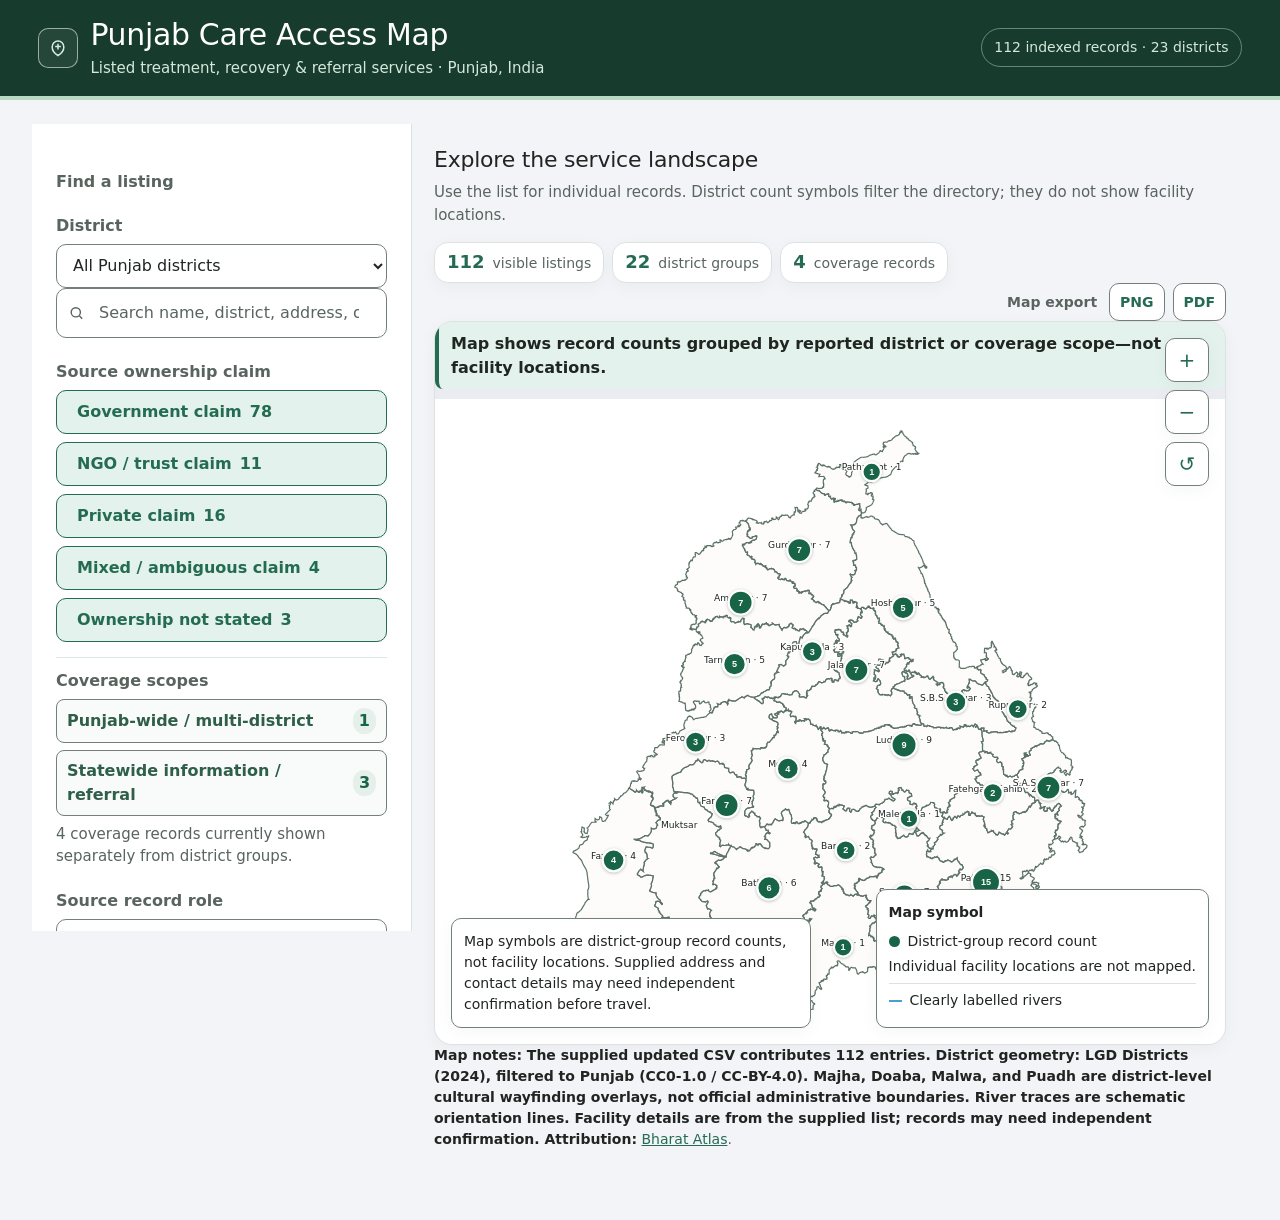
<file: docs/index.html>
<!doctype html>
<html lang="en">
<head>
<meta charset="utf-8">
<meta name="viewport" content="width=device-width, initial-scale=1">
<meta http-equiv="Content-Security-Policy" content="default-src 'self'; script-src 'self'; style-src 'self'; img-src 'self' data: blob:; connect-src 'self'; object-src 'none'; base-uri 'self'; form-action 'none'">
<meta name="description" content="Explore listed treatment, recovery, rehabilitation, OOAT, methadone, and referral records across Punjab, India, with searchable filters, district layers, cultural regions, and labelled rivers.">
<meta name="theme-color" content="#173c2d">
<meta property="og:type" content="website">
<meta property="og:title" content="Punjab Care Access Map | Treatment &amp; Referral Services">
<meta property="og:description" content="Explore listed treatment, recovery, rehabilitation, and referral services across Punjab, India.">
<meta property="og:site_name" content="Punjab Care Access Map">
<meta name="twitter:card" content="summary">
<link rel="icon" href="logo.svg" type="image/svg+xml">
<title>Punjab Care Access Map | Treatment &amp; Referral Services</title>
<link rel="stylesheet" href="app.css">
</head>
<body>
<a class="skip-link" href="#directory-results">Skip to directory results</a>
<div class="app">
  <header>
    <div class="brand"><div class="brand-mark" aria-hidden="true"><svg width="20" height="20" viewBox="0 0 24 24" fill="none" stroke="currentColor" stroke-width="1.8"><path d="M12 21s7-4.25 7-10.3A7 7 0 0 0 5 10.7C5 16.75 12 21 12 21Z"/><path d="M8.6 10.3h6.8M12 6.9v6.8"/></svg></div><div><h1>Punjab Care Access Map</h1><p>Listed treatment, recovery &amp; referral services · Punjab, India</p></div></div>
    <div class="header-stat"><span id="headerCount">112</span> indexed records · 23 districts</div>
  </header>
  <p id="appStatus" class="app-status" role="status" aria-live="polite" aria-atomic="true"></p>
  <main id="main-content"><div class="workspace">
    <aside aria-labelledby="directoryHeading">
      <h2 id="directoryHeading" class="visually-hidden">Directory controls and results</h2>
      <div class="view-controls" role="group" aria-label="Choose directory or map view"><button type="button" data-view="list" aria-pressed="true">List</button><button type="button" data-view="map" aria-pressed="false">Map</button></div>
      <div class="section-label">Find a listing</div>
      <div class="section-label">District</div><select id="districtSelect" class="type-select" aria-label="Choose a Punjab district"><option value="">All Punjab districts</option></select>
      <div class="search-wrap"><svg width="17" height="17" viewBox="0 0 24 24" fill="none" stroke="currentColor" stroke-width="2"><circle cx="11" cy="11" r="6.5"/><path d="m16 16 4 4"/></svg><input id="search" type="search" placeholder="Search name, district, address, or source term…" aria-label="Search listed directory records"></div>
      <div class="section-label">Source ownership claim</div>
      <div class="category-grid" role="group" aria-label="Source ownership claim filters"></div>
      <div class="section-label">Source record role</div>
      <select id="typeSelect" class="type-select" aria-label="Source record role"><option value="">All source record roles</option></select>
      <details class="map-layer-details"><summary>Explore map layers</summary><div class="control-card">
        <div class="control-row"><span>District boundaries</span><label class="switch"><input id="districtLayer" type="checkbox" checked><span class="slider"></span></label></div>
        <div class="control-row"><span>District labels</span><label class="switch"><input id="districtLabels" type="checkbox" checked><span class="slider"></span></label></div>
        <div class="control-row"><span>Cultural-region wash</span><label class="switch"><input id="regionLayer" type="checkbox"><span class="slider"></span></label></div>
        <div class="region-toggles" id="regionToggles" aria-label="Toggle individual cultural regions">
          <label class="region-check"><input type="checkbox" data-region="Majha"><span class="mini-dot majha"></span>Majha</label>
          <label class="region-check"><input type="checkbox" data-region="Doaba"><span class="mini-dot doaba"></span>Doaba</label>
          <label class="region-check"><input type="checkbox" data-region="Malwa"><span class="mini-dot malwa"></span>Malwa</label>
          <label class="region-check"><input type="checkbox" data-region="Puadh"><span class="mini-dot puadh"></span>Puadh</label>
        </div>
        <div class="control-row region-label-row"><span>Regional labels</span><label class="switch"><input id="regionLabels" type="checkbox"><span class="slider"></span></label></div>
        <div class="control-row"><span>Major rivers</span><label class="switch"><input id="riverLayer" type="checkbox"><span class="slider"></span></label></div>
        <div class="control-row"><span>River labels</span><label class="switch"><input id="riverLabels" type="checkbox"><span class="slider"></span></label></div>
      </div></details>
      <section id="directory-results" tabindex="-1" aria-labelledby="resultsHeading"><div id="selection" class="selection"></div>
      <div class="result-head"><h2 id="resultsHeading" class="section-label">Directory entries <span id="resultCount"></span></h2><div class="result-actions"><button id="clearFilters" class="small-action" type="button">Clear filters</button><button id="download" class="small-action" type="button">Export CSV</button><button id="printDirectory" class="small-action" type="button">Print directory</button></div></div>
      <div id="activeFilterChips" class="filter-chips" aria-label="Directory entries"></div>
      <div id="activeContext" class="active-context"><span id="contextText"></span><button id="clearDistrict" type="button">Clear district</button></div>
      <div id="printContext" class="print-context" aria-label="Directory print context"></div>
      <div id="facilityList" class="facility-list"></div></section>
    </aside>
    <section id="mapPanel" class="map-panel" aria-labelledby="mapHeading">
      <div class="map-topline"><div class="map-title"><h2 id="mapHeading">Explore the service landscape</h2><p>Use the list for individual records. District count symbols filter the directory; they do not show facility locations.</p></div><div class="metric-row"><div class="metric"><strong id="visibleCount">112</strong><span>visible listings</span></div><div class="metric"><strong id="visibleDistricts">0</strong><span>district groups</span></div><div class="metric"><strong id="visibleRegions">0</strong><span>coverage records</span></div></div></div>
      <div class="map-export" role="group" aria-label="Download the map"><span>Map export</span><button id="exportPng" type="button">PNG</button><button id="exportPdf" type="button">PDF</button></div>
      <div class="map-shell">
        <svg id="map" viewBox="0 0 1040 850" role="img" aria-label="Map of Punjab, India showing directory-record counts grouped by reported district, cultural regions, and major rivers; it does not show facility locations"><g id="viewport"><g id="regionGroup"></g><g id="districtGroup"></g><g id="riverGroup"></g><g id="riverLabelGroup"></g><g id="districtLabelGroup"></g><g id="regionLabelGroup"></g><g id="markerGroup"></g></g></svg>
        <div class="map-actions" aria-label="Explore map layers"><button id="zoomIn" title="Zoom in" aria-label="Zoom in">+</button><button id="zoomOut" title="Zoom out" aria-label="Zoom out">−</button><button id="resetMap" title="Reset map view" aria-label="Reset map view">↺</button></div>
        <div class="map-note">Map symbols are district-group record counts, not facility locations. Supplied address and contact details may need independent confirmation before travel.</div>
        <div class="legend"><div class="legend-title">Map symbol</div><div class="legend-row"><span class="legend-dot district-count-dot"></span>District-group record count</div><div class="legend-row legend-explanation">Individual facility locations are not mapped.</div><div class="legend-row legend-river-row"><span class="river-swatch"></span>Clearly labelled rivers</div></div>
      </div>
      <div class="footer-note"><strong>Map notes: The supplied updated CSV contributes 112 entries. District geometry: LGD Districts (2024), filtered to Punjab (CC0-1.0 / CC-BY-4.0). Majha, Doaba, Malwa, and Puadh are district-level cultural wayfinding overlays, not official administrative boundaries. River traces are schematic orientation lines. Facility details are from the supplied list; records may need independent confirmation. Attribution:</strong> <a href="https://bharatlas.com/view/lgd_districts" target="_blank" rel="noopener noreferrer" referrerpolicy="no-referrer">Bharat Atlas</a>.</div>
    </section>
  </div></main>
</div>
<script src="runtime-data.js" defer></script>
<script src="app.js" defer></script>
</body>
</html>
</file>
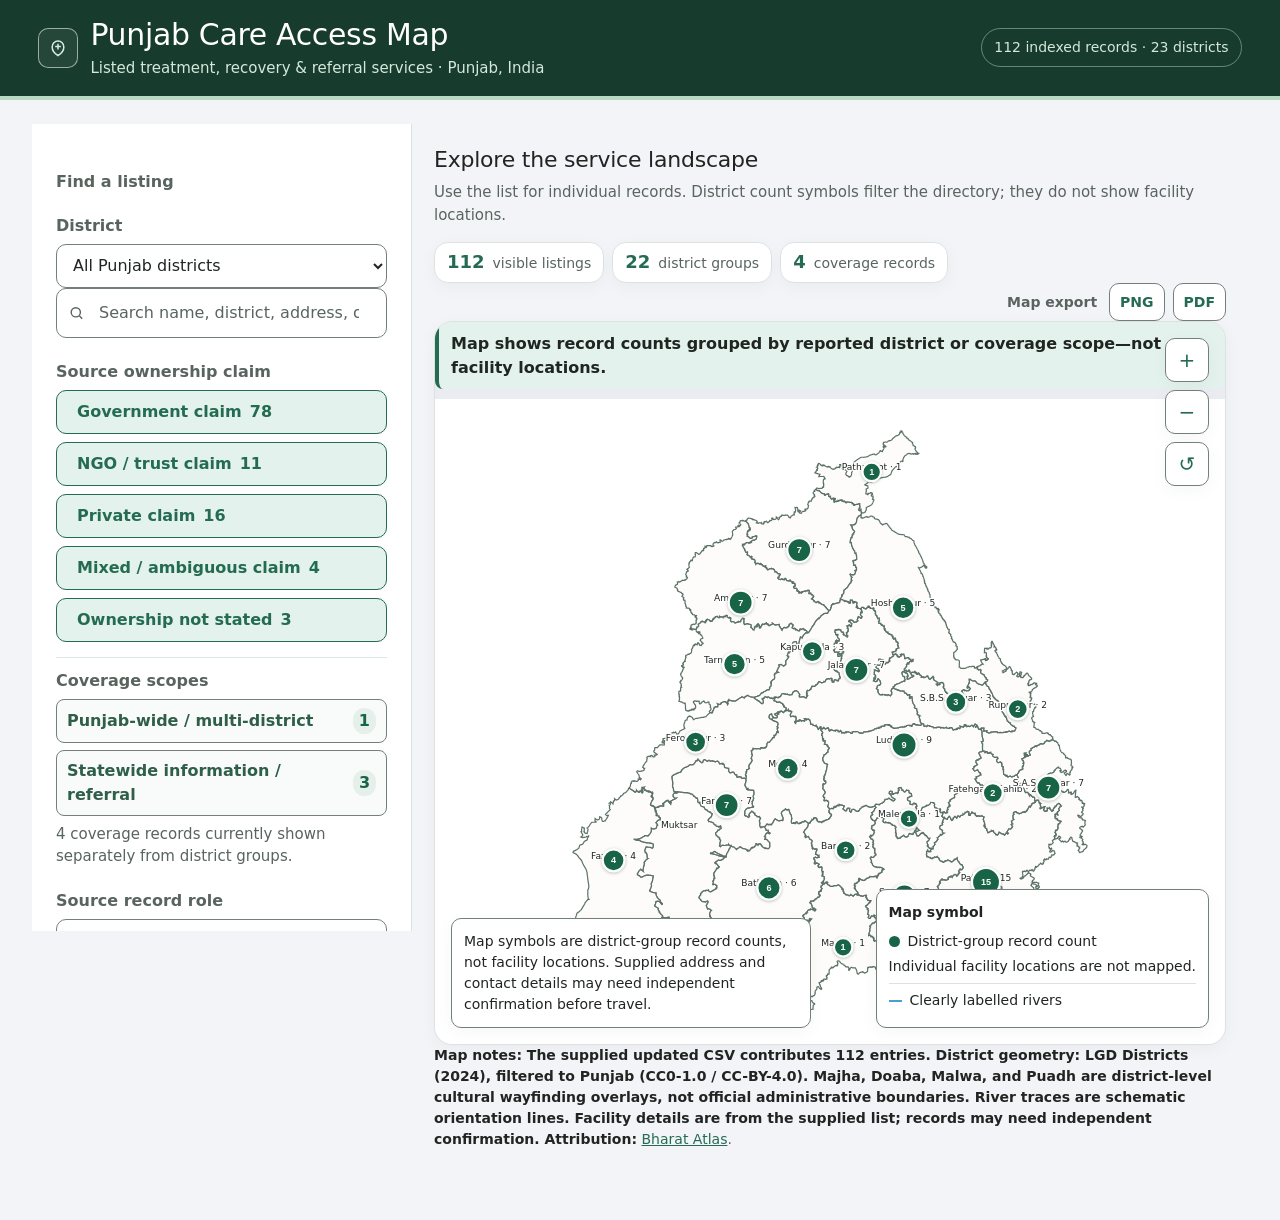
<file: public/index.html>
<!doctype html>
<html lang="en">
<head>
<meta charset="utf-8">
<meta name="viewport" content="width=device-width, initial-scale=1">
<meta http-equiv="Content-Security-Policy" content="default-src 'self'; script-src 'self'; style-src 'self'; img-src 'self' data: blob:; connect-src 'self'; object-src 'none'; base-uri 'self'; form-action 'none'">
<meta name="description" content="Explore listed treatment, recovery, rehabilitation, OOAT, methadone, and referral records across Punjab, India, with searchable filters, district layers, cultural regions, and labelled rivers.">
<meta name="theme-color" content="#173c2d">
<meta property="og:type" content="website">
<meta property="og:title" content="Punjab Care Access Map | Treatment &amp; Referral Services">
<meta property="og:description" content="Explore listed treatment, recovery, rehabilitation, and referral services across Punjab, India.">
<meta property="og:site_name" content="Punjab Care Access Map">
<meta name="twitter:card" content="summary">
<link rel="icon" href="/logo.svg" type="image/svg+xml">
<title>Punjab Care Access Map | Treatment &amp; Referral Services</title>
<link rel="stylesheet" href="app.css">
</head>
<body>
<a class="skip-link" href="#directory-results">Skip to directory results</a>
<div class="app">
  <header>
    <div class="brand"><div class="brand-mark" aria-hidden="true"><svg width="20" height="20" viewBox="0 0 24 24" fill="none" stroke="currentColor" stroke-width="1.8"><path d="M12 21s7-4.25 7-10.3A7 7 0 0 0 5 10.7C5 16.75 12 21 12 21Z"/><path d="M8.6 10.3h6.8M12 6.9v6.8"/></svg></div><div><h1>Punjab Care Access Map</h1><p>Listed treatment, recovery &amp; referral services · Punjab, India</p></div></div>
    <div class="header-stat"><span id="headerCount">112</span> indexed records · 23 districts</div>
  </header>
  <p id="appStatus" class="app-status" role="status" aria-live="polite" aria-atomic="true"></p>
  <main id="main-content"><div class="workspace">
    <aside aria-labelledby="directoryHeading">
      <h2 id="directoryHeading" class="visually-hidden">Directory controls and results</h2>
      <div class="view-controls" role="group" aria-label="Choose directory or map view"><button type="button" data-view="list" aria-pressed="true">List</button><button type="button" data-view="map" aria-pressed="false">Map</button></div>
      <div class="section-label">Find a listing</div>
      <div class="section-label">District</div><select id="districtSelect" class="type-select" aria-label="Choose a Punjab district"><option value="">All Punjab districts</option></select>
      <div class="search-wrap"><svg width="17" height="17" viewBox="0 0 24 24" fill="none" stroke="currentColor" stroke-width="2"><circle cx="11" cy="11" r="6.5"/><path d="m16 16 4 4"/></svg><input id="search" type="search" placeholder="Search name, district, address, or source term…" aria-label="Search listed directory records"></div>
      <div class="section-label">Source ownership claim</div>
      <div class="category-grid" role="group" aria-label="Source ownership claim filters"></div>
      <div class="section-label">Source record role</div>
      <select id="typeSelect" class="type-select" aria-label="Source record role"><option value="">All source record roles</option></select>
      <details class="map-layer-details"><summary>Explore map layers</summary><div class="control-card">
        <div class="control-row"><span>District boundaries</span><label class="switch"><input id="districtLayer" type="checkbox" checked><span class="slider"></span></label></div>
        <div class="control-row"><span>District labels</span><label class="switch"><input id="districtLabels" type="checkbox" checked><span class="slider"></span></label></div>
        <div class="control-row"><span>Cultural-region wash</span><label class="switch"><input id="regionLayer" type="checkbox"><span class="slider"></span></label></div>
        <div class="region-toggles" id="regionToggles" aria-label="Toggle individual cultural regions">
          <label class="region-check"><input type="checkbox" data-region="Majha"><span class="mini-dot majha"></span>Majha</label>
          <label class="region-check"><input type="checkbox" data-region="Doaba"><span class="mini-dot doaba"></span>Doaba</label>
          <label class="region-check"><input type="checkbox" data-region="Malwa"><span class="mini-dot malwa"></span>Malwa</label>
          <label class="region-check"><input type="checkbox" data-region="Puadh"><span class="mini-dot puadh"></span>Puadh</label>
        </div>
        <div class="control-row region-label-row"><span>Regional labels</span><label class="switch"><input id="regionLabels" type="checkbox"><span class="slider"></span></label></div>
        <div class="control-row"><span>Major rivers</span><label class="switch"><input id="riverLayer" type="checkbox"><span class="slider"></span></label></div>
        <div class="control-row"><span>River labels</span><label class="switch"><input id="riverLabels" type="checkbox"><span class="slider"></span></label></div>
      </div></details>
      <section id="directory-results" tabindex="-1" aria-labelledby="resultsHeading"><div id="selection" class="selection"></div>
      <div class="result-head"><h2 id="resultsHeading" class="section-label">Directory entries <span id="resultCount"></span></h2><div class="result-actions"><button id="clearFilters" class="small-action" type="button">Clear filters</button><button id="download" class="small-action" type="button">Export CSV</button><button id="printDirectory" class="small-action" type="button">Print directory</button></div></div>
      <div id="activeFilterChips" class="filter-chips" aria-label="Directory entries"></div>
      <div id="activeContext" class="active-context"><span id="contextText"></span><button id="clearDistrict" type="button">Clear district</button></div>
      <div id="printContext" class="print-context" aria-label="Directory print context"></div>
      <div id="facilityList" class="facility-list"></div></section>
    </aside>
    <section id="mapPanel" class="map-panel" aria-labelledby="mapHeading">
      <div class="map-topline"><div class="map-title"><h2 id="mapHeading">Explore the service landscape</h2><p>Use the list for individual records. District count symbols filter the directory; they do not show facility locations.</p></div><div class="metric-row"><div class="metric"><strong id="visibleCount">112</strong><span>visible listings</span></div><div class="metric"><strong id="visibleDistricts">0</strong><span>district groups</span></div><div class="metric"><strong id="visibleRegions">0</strong><span>coverage records</span></div></div></div>
      <div class="map-export" role="group" aria-label="Download the map"><span>Map export</span><button id="exportPng" type="button">PNG</button><button id="exportPdf" type="button">PDF</button></div>
      <div class="map-shell">
        <svg id="map" viewBox="0 0 1040 850" role="img" aria-label="Map of Punjab, India showing directory-record counts grouped by reported district, cultural regions, and major rivers; it does not show facility locations"><g id="viewport"><g id="regionGroup"></g><g id="districtGroup"></g><g id="riverGroup"></g><g id="riverLabelGroup"></g><g id="districtLabelGroup"></g><g id="regionLabelGroup"></g><g id="markerGroup"></g></g></svg>
        <div class="map-actions" aria-label="Explore map layers"><button id="zoomIn" title="Zoom in" aria-label="Zoom in">+</button><button id="zoomOut" title="Zoom out" aria-label="Zoom out">−</button><button id="resetMap" title="Reset map view" aria-label="Reset map view">↺</button></div>
        <div class="map-note">Map symbols are district-group record counts, not facility locations. Supplied address and contact details may need independent confirmation before travel.</div>
        <div class="legend"><div class="legend-title">Map symbol</div><div class="legend-row"><span class="legend-dot district-count-dot"></span>District-group record count</div><div class="legend-row legend-explanation">Individual facility locations are not mapped.</div><div class="legend-row legend-river-row"><span class="river-swatch"></span>Clearly labelled rivers</div></div>
      </div>
      <div class="footer-note"><strong>Map notes: The supplied updated CSV contributes 112 entries. District geometry: LGD Districts (2024), filtered to Punjab (CC0-1.0 / CC-BY-4.0). Majha, Doaba, Malwa, and Puadh are district-level cultural wayfinding overlays, not official administrative boundaries. River traces are schematic orientation lines. Facility details are from the supplied list; records may need independent confirmation. Attribution:</strong> <a href="https://bharatlas.com/view/lgd_districts" target="_blank" rel="noopener noreferrer" referrerpolicy="no-referrer">Bharat Atlas</a>.</div>
    </section>
  </div></main>
</div>
<script src="runtime-data.js" defer></script>
<script src="app.js" defer></script>
</body>
</html>
</file>
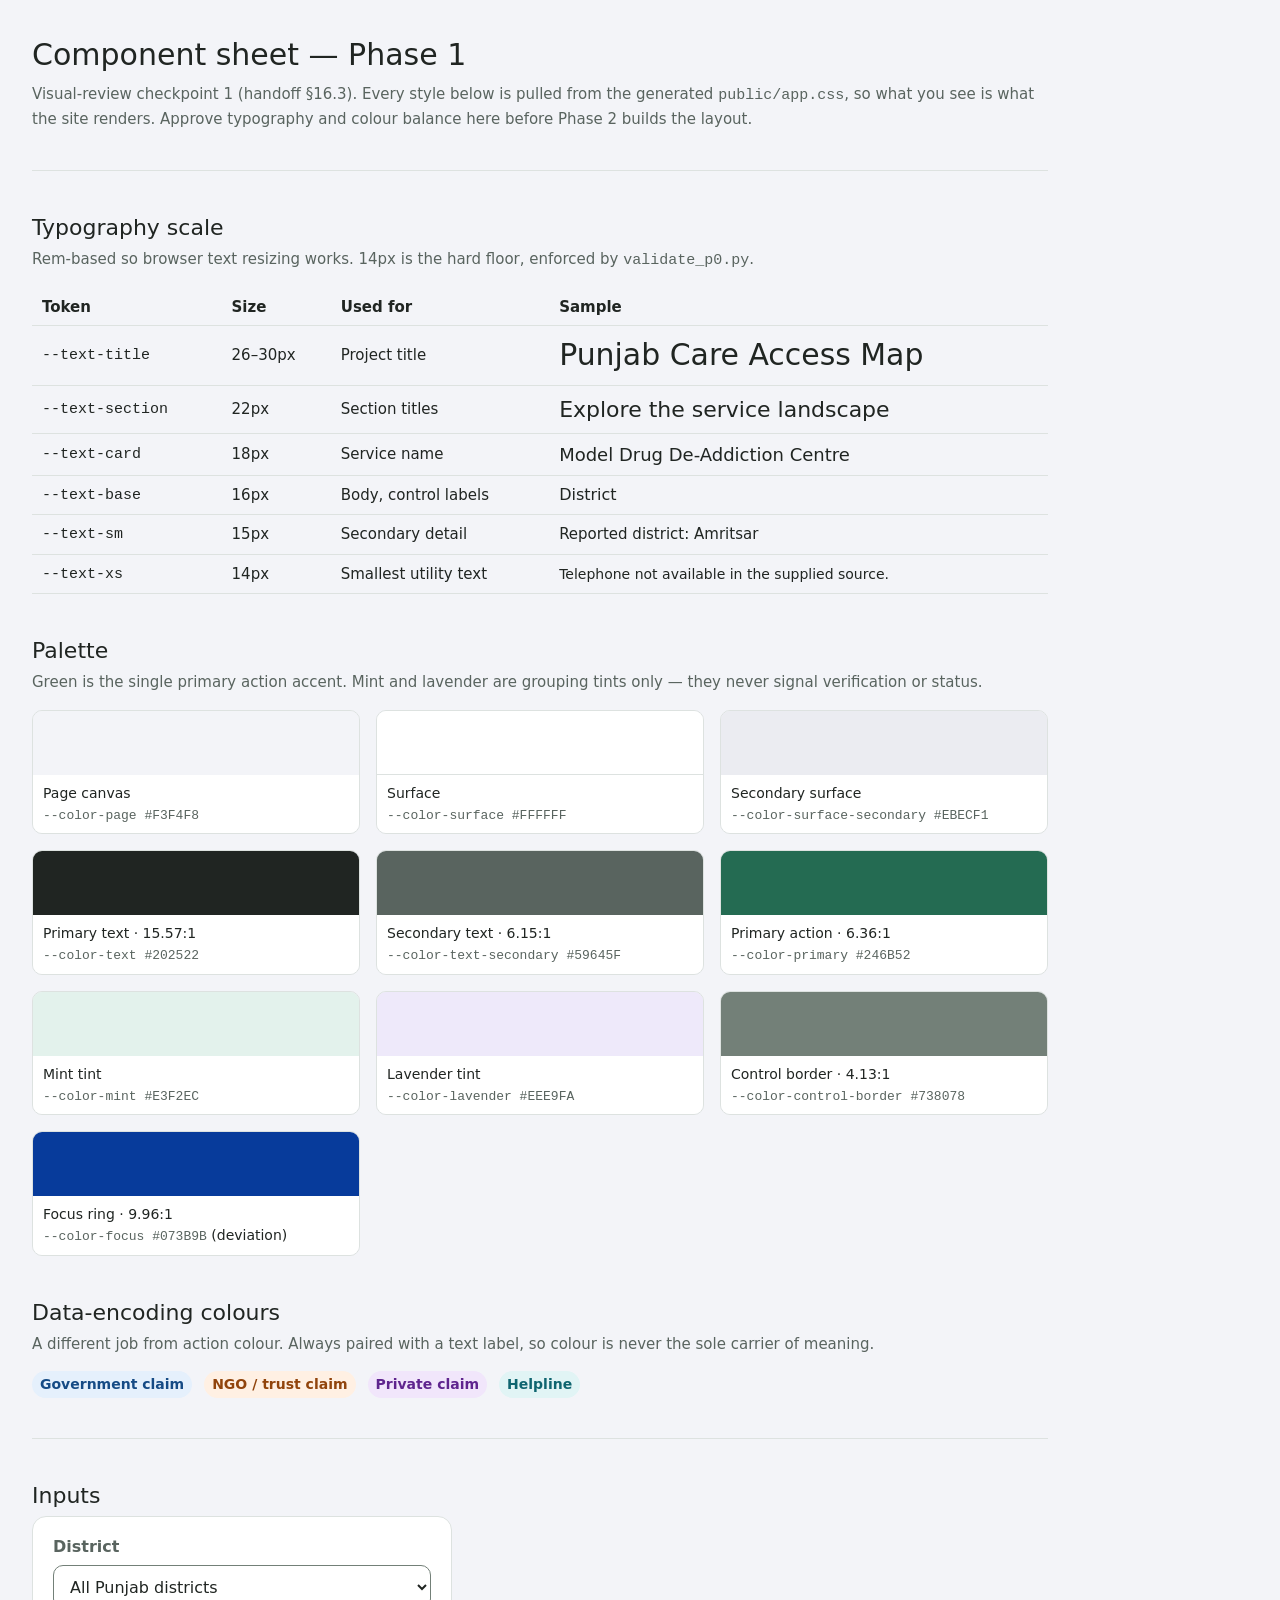
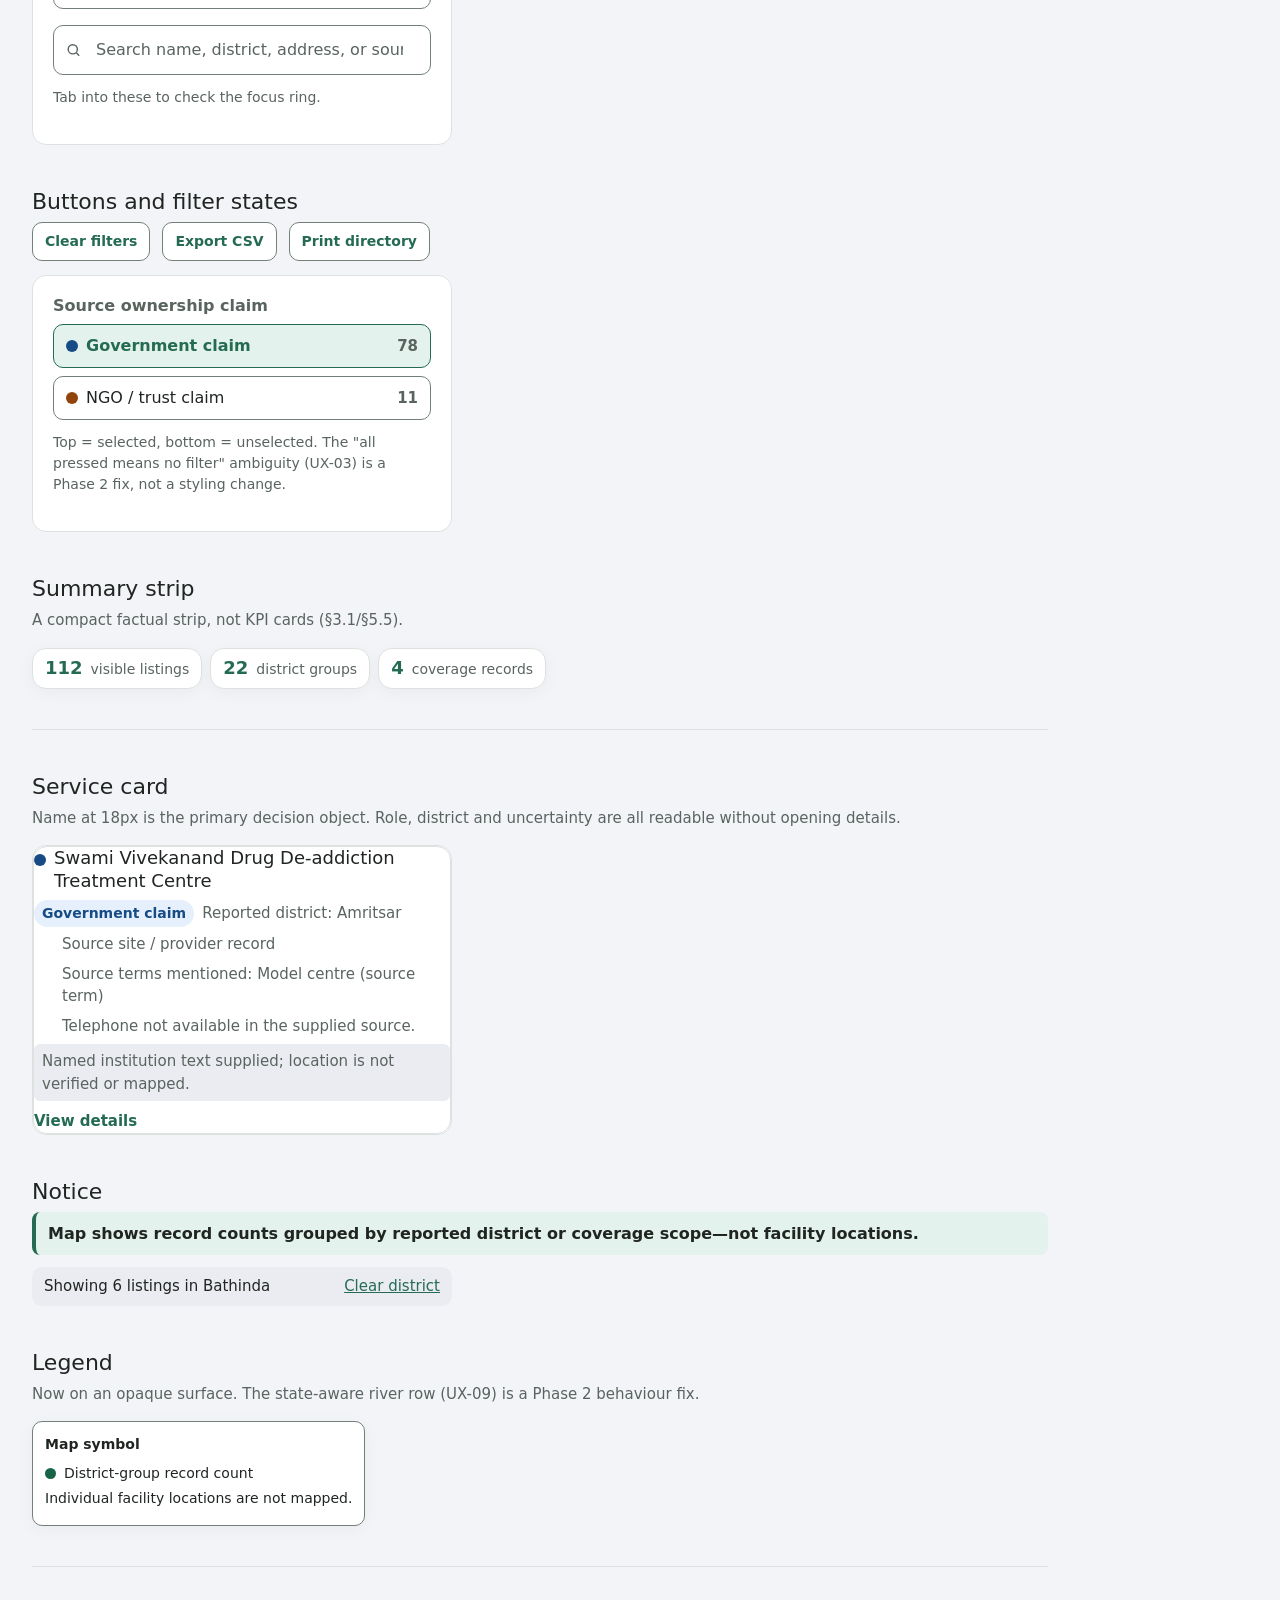
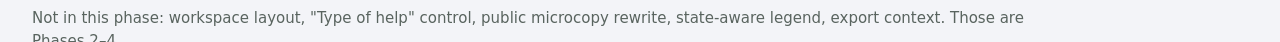
<file: design/component-sheet.html>
<!doctype html>
<html lang="en">
<head>
<meta charset="utf-8">
<meta name="viewport" content="width=device-width, initial-scale=1">
<title>Component sheet — Punjab Care Access Map (Phase 1)</title>
<!-- Loads the REAL generated stylesheet so this sheet cannot drift from the site. -->
<link rel="stylesheet" href="../public/app.css">
<style>
  /* Sheet scaffolding only. Not shipped to the public site. */
  body { padding: 32px; max-width: 1080px; }
  .cs-section { margin: 0 0 40px; }
  .cs-section > h2 { font-size: 22px; font-weight: 500; margin: 0 0 4px; }
  .cs-note { color: #59645f; font-size: 15px; margin: 0 0 16px; }
  .cs-grid { display: grid; grid-template-columns: repeat(auto-fill, minmax(250px, 1fr)); gap: 16px; }
  .cs-swatch { border: 1px solid #dde2e0; border-radius: 10px; overflow: hidden; }
  .cs-chip { height: 64px; }
  .cs-swatch p { margin: 0; padding: 8px 10px; font-size: 14px; background: #fff; }
  .cs-swatch code { font-size: 13px; color: #59645f; }
  .cs-row { display: flex; flex-wrap: wrap; gap: 12px; align-items: center; margin-bottom: 14px; }
  .cs-panel { background: #fff; border: 1px solid #dde2e0; border-radius: 14px; padding: 20px; max-width: 420px; }
  .cs-rule { border: 0; border-top: 1px solid #dde2e0; margin: 40px 0; }
  table { border-collapse: collapse; width: 100%; font-size: 15px; }
  th, td { text-align: left; padding: 7px 10px; border-bottom: 1px solid #dde2e0; }
  th { font-weight: 600; }
</style>
</head>
<body>

<h1 style="font-size:30px;font-weight:500;margin:0 0 6px;">Component sheet — Phase 1</h1>
<p class="cs-note">
  Visual-review checkpoint 1 (handoff §16.3). Every style below is pulled from the
  generated <code>public/app.css</code>, so what you see is what the site renders.
  Approve typography and colour balance here before Phase 2 builds the layout.
</p>

<hr class="cs-rule">

<section class="cs-section">
  <h2>Typography scale</h2>
  <p class="cs-note">Rem-based so browser text resizing works. 14px is the hard floor,
  enforced by <code>validate_p0.py</code>.</p>
  <table>
    <tr><th>Token</th><th>Size</th><th>Used for</th><th>Sample</th></tr>
    <tr><td><code>--text-title</code></td><td>26–30px</td><td>Project title</td><td style="font-size:clamp(1.625rem,1.35rem + 0.65vw,1.875rem);font-weight:500;">Punjab Care Access Map</td></tr>
    <tr><td><code>--text-section</code></td><td>22px</td><td>Section titles</td><td style="font-size:1.375rem;font-weight:500;">Explore the service landscape</td></tr>
    <tr><td><code>--text-card</code></td><td>18px</td><td>Service name</td><td style="font-size:1.125rem;font-weight:500;">Model Drug De-Addiction Centre</td></tr>
    <tr><td><code>--text-base</code></td><td>16px</td><td>Body, control labels</td><td style="font-size:1rem;">District</td></tr>
    <tr><td><code>--text-sm</code></td><td>15px</td><td>Secondary detail</td><td style="font-size:0.9375rem;">Reported district: Amritsar</td></tr>
    <tr><td><code>--text-xs</code></td><td>14px</td><td>Smallest utility text</td><td style="font-size:0.875rem;">Telephone not available in the supplied source.</td></tr>
  </table>
</section>

<section class="cs-section">
  <h2>Palette</h2>
  <p class="cs-note">Green is the single primary action accent. Mint and lavender are
  grouping tints only — they never signal verification or status.</p>
  <div class="cs-grid">
    <div class="cs-swatch"><div class="cs-chip" style="background:#f3f4f8"></div><p>Page canvas<br><code>--color-page #F3F4F8</code></p></div>
    <div class="cs-swatch"><div class="cs-chip" style="background:#ffffff;border-bottom:1px solid #dde2e0"></div><p>Surface<br><code>--color-surface #FFFFFF</code></p></div>
    <div class="cs-swatch"><div class="cs-chip" style="background:#ebecf1"></div><p>Secondary surface<br><code>--color-surface-secondary #EBECF1</code></p></div>
    <div class="cs-swatch"><div class="cs-chip" style="background:#202522"></div><p>Primary text · 15.57:1<br><code>--color-text #202522</code></p></div>
    <div class="cs-swatch"><div class="cs-chip" style="background:#59645f"></div><p>Secondary text · 6.15:1<br><code>--color-text-secondary #59645F</code></p></div>
    <div class="cs-swatch"><div class="cs-chip" style="background:#246b52"></div><p>Primary action · 6.36:1<br><code>--color-primary #246B52</code></p></div>
    <div class="cs-swatch"><div class="cs-chip" style="background:#e3f2ec"></div><p>Mint tint<br><code>--color-mint #E3F2EC</code></p></div>
    <div class="cs-swatch"><div class="cs-chip" style="background:#eee9fa"></div><p>Lavender tint<br><code>--color-lavender #EEE9FA</code></p></div>
    <div class="cs-swatch"><div class="cs-chip" style="background:#738078"></div><p>Control border · 4.13:1<br><code>--color-control-border #738078</code></p></div>
    <div class="cs-swatch"><div class="cs-chip" style="background:#073b9b"></div><p>Focus ring · 9.96:1<br><code>--color-focus #073B9B</code> (deviation)</p></div>
  </div>
</section>

<section class="cs-section">
  <h2>Data-encoding colours</h2>
  <p class="cs-note">A different job from action colour. Always paired with a text
  label, so colour is never the sole carrier of meaning.</p>
  <div class="cs-row">
    <span class="pill gov">Government claim</span>
    <span class="pill ngo">NGO / trust claim</span>
    <span class="pill private">Private claim</span>
    <span class="pill helpline">Helpline</span>
  </div>
</section>

<hr class="cs-rule">

<section class="cs-section">
  <h2>Inputs</h2>
  <div class="cs-panel">
    <div class="section-label">District</div>
    <select class="type-select">
      <option>All Punjab districts</option><option>Amritsar</option>
    </select>
    <div class="search-wrap" style="margin-top:16px;">
      <svg width="17" height="17" viewBox="0 0 24 24" fill="none" stroke="currentColor" stroke-width="2"><circle cx="11" cy="11" r="6.5"/><path d="m16 16 4 4"/></svg>
      <input type="search" placeholder="Search name, district, address, or source term…">
    </div>
    <p class="cs-note" style="margin-top:12px;font-size:14px;">Tab into these to check the focus ring.</p>
  </div>
</section>

<section class="cs-section">
  <h2>Buttons and filter states</h2>
  <div class="cs-row">
    <button class="small-action">Clear filters</button>
    <button class="small-action">Export CSV</button>
    <button class="small-action">Print directory</button>
  </div>
  <div class="cs-panel">
    <div class="section-label">Source ownership claim</div>
    <div class="category-grid">
      <button type="button" class="filter-button active"><span class="swatch gov"></span>Government claim<span class="filter-count">78</span></button>
      <button type="button" class="filter-button"><span class="swatch ngo"></span>NGO / trust claim<span class="filter-count">11</span></button>
    </div>
    <p class="cs-note" style="margin-top:12px;font-size:14px;">
      Top = selected, bottom = unselected. The "all pressed means no filter" ambiguity
      (UX-03) is a Phase 2 fix, not a styling change.
    </p>
  </div>
</section>

<section class="cs-section">
  <h2>Summary strip</h2>
  <p class="cs-note">A compact factual strip, not KPI cards (§3.1/§5.5).</p>
  <div class="metric-row" style="justify-content:flex-start;">
    <div class="metric"><strong>112</strong><span>visible listings</span></div>
    <div class="metric"><strong>22</strong><span>district groups</span></div>
    <div class="metric"><strong>4</strong><span>coverage records</span></div>
  </div>
</section>

<hr class="cs-rule">

<section class="cs-section">
  <h2>Service card</h2>
  <p class="cs-note">Name at 18px is the primary decision object. Role, district and
  uncertainty are all readable without opening details.</p>
  <div class="cs-panel" style="padding:0;">
    <div class="facility">
      <div class="facility-top">
        <span class="swatch gov" style="margin-top:7px;"></span>
        <h3 class="facility-name">Swami Vivekanand Drug De-addiction Treatment Centre</h3>
      </div>
      <div class="facility-meta"><span class="pill gov">Government claim</span> Reported district: Amritsar</div>
      <p class="p0-card-role">Source site / provider record</p>
      <p class="p1-card-line">Source terms mentioned: Model centre (source term)</p>
      <p class="p1-card-line">Telephone not available in the supplied source.</p>
      <p class="p1-card-caveat">Named institution text supplied; location is not verified or mapped.</p>
      <span class="p1-card-action">View details</span>
    </div>
  </div>
</section>

<section class="cs-section">
  <h2>Notice</h2>
  <p class="p0-map-notice">Map shows record counts grouped by reported district or coverage scope—not facility locations.</p>
  <div class="active-context visible" style="max-width:420px;">
    <span>Showing 6 listings in Bathinda</span><button type="button">Clear district</button>
  </div>
</section>

<section class="cs-section">
  <h2>Legend</h2>
  <p class="cs-note">Now on an opaque surface. The state-aware river row (UX-09) is a
  Phase 2 behaviour fix.</p>
  <div class="legend" style="position:static;display:inline-block;">
    <div class="legend-title">Map symbol</div>
    <div class="legend-row"><span class="legend-dot district-count-dot"></span>District-group record count</div>
    <div class="legend-row legend-explanation">Individual facility locations are not mapped.</div>
  </div>
</section>

<hr class="cs-rule">
<p class="cs-note">
  Not in this phase: workspace layout, "Type of help" control, public microcopy
  rewrite, state-aware legend, export context. Those are Phases 2–4.
</p>

</body>
</html>
</file>
<file: docs/app.css>
/* ============================================================================
   Punjab Care Access Map — design tokens
   Phase 1 of the UI/UX redesign handoff (v1.0, 27 October 2026).

   Scope: typography scale, colour system, spacing, radii, elevation.
   This file is concatenated FIRST into app.css, ahead of base/p0/p1 styles,
   so every later rule can consume these custom properties.

   Provenance note (handoff §9.1): these values are proposed tokens inspired by
   the supplied reference images. They are NOT sampled source colours and no
   reference font has been identified. Every text pair shipped here was checked
   with the WCAG relative-luminance formula; see design/BASELINE_FINDINGS.md
   and design/CONTRAST_TABLE.md for the measured ratios.
   ========================================================================== */

:root {
  /* ---- Typography ------------------------------------------------------
     Handoff §8.2. Rem-based so browser text resizing is respected.
     Phase 1 replaces the previous sub-14px fractional-rem sizes; the baseline
     audit measured 17 of 17 probed text styles below 14px.                */
  --font-ui: Inter, ui-sans-serif, system-ui, -apple-system, BlinkMacSystemFont,
             "Segoe UI", sans-serif;
  /* Gurmukhi companion. Declared for Phase 3 only: no Panjabi interface text
     is published (publishedLocales == ["en"]) and no font file is shipped yet. */
  --font-pa: "Noto Sans Gurmukhi", "Nirmala UI", sans-serif;

  --text-xs: 0.875rem;              /* 14px — smallest permitted utility text */
  --text-sm: 0.9375rem;             /* 15px — secondary detail               */
  --text-base: 1rem;                /* 16px — body and control labels        */
  --text-card: 1.125rem;            /* 18px — service name                   */
  --text-section: 1.375rem;         /* 22px — section titles                 */
  --text-title: clamp(1.625rem, 1.35rem + 0.65vw, 1.875rem); /* 26–30px      */

  --weight-regular: 400;
  --weight-medium: 500;
  --weight-semibold: 600;
  --weight-bold: 700;

  --leading-body: 1.5;
  --leading-heading: 1.25;

  /* ---- Colour: surfaces and text --------------------------------------
     Handoff §9.1. Cool off-white canvas, white working surfaces.          */
  --color-page: #f3f4f8;
  --color-surface: #ffffff;
  --color-surface-secondary: #ebecf1;
  --color-text: #202522;            /* 15.57:1 on white                     */
  --color-text-secondary: #59645f;  /* 6.15:1 white / 5.60:1 page           */

  /* ---- Colour: primary action -----------------------------------------
     Green is the single primary action accent (§9.2).                     */
  --color-primary: #246b52;         /* 6.36:1 with white text               */
  --color-primary-hover: #1b543f;   /* 8.80:1 with white text               */
  --color-primary-pressed: #164734;

  /* ---- Colour: restrained accents --------------------------------------
     Grouping and emphasis only. A mint surface never means "verified" and a
     coral surface never means "closed" (§9.3).                            */
  --color-mint: #e3f2ec;
  --color-lavender: #eee9fa;
  --color-coral-tint: #fbe7e5;
  --color-cyan-tint: #e7f4f8;

  /* ---- Colour: lines and focus -----------------------------------------
     --color-divider is decorative only and is never the sole boundary of an
     actionable control; controls use --color-control-border (4.13:1).     */
  --color-divider: #dde2e0;
  --color-control-border: #738078;

  /* APPROVED DEVIATION from handoff §9.1, which proposed a green focus ring.
     Measured: a green ring on the green primary button is 1.57:1. The retained
     blue ring measures 9.96:1 on white, 9.06:1 on the page canvas and 8.19:1
     on its own halo, and the halo is 5.23:1 against the green button face.
     Owner approved keeping blue on 27 Oct 2026. Do not "correct" this to green
     without re-measuring every adjacent surface.                          */
  --color-focus: #073b9b;
  --color-focus-soft: #dceaff;

  /* ---- Data-encoding colours -------------------------------------------
     Separate job from action colour (§9.4). These encode source-derived
     ownership claims and are always paired with a text label, never used as
     the sole carrier of meaning. Ratios are against their own tint.       */
  --color-gov: #164b85;        --color-gov-tint: #e5f0fc;        /* 7.65:1 */
  --color-ngo: #91440c;        --color-ngo-tint: #fff0e3;        /* 6.20:1 */
  --color-private: #5f258e;    --color-private-tint: #f1e6fb;    /* 8.15:1 */
  --color-helpline: #0f6570;   --color-helpline-tint: #e1f4f5;   /* 5.92:1 */

  /* Cultural-region wash colours. Editorial wayfinding overlays, not official
     administrative boundaries (§12.3).                                    */
  --color-majha: #f1b44c;
  --color-doaba: #4ea0a8;
  --color-malwa: #e07a5f;
  --color-puadh: #8c74b9;

  /* ---- Spacing, radii, elevation ---------------------------------------
     Handoff §10.2.                                                        */
  --space-1: 4px;
  --space-2: 8px;
  --space-3: 12px;
  --space-4: 16px;
  --space-5: 24px;
  --space-6: 32px;
  --space-7: 48px;

  --radius-control: 10px;
  --radius-card: 14px;
  --radius-workspace: 18px;
  --radius-pill: 999px;

  --shadow-panel: 0 4px 18px rgb(32 37 34 / 0.04);
  --shadow-overlay: 0 10px 30px rgb(32 37 34 / 0.12);

  /* ---- Control sizing ---------------------------------------------------
     44–48px is a design target for comfortable primary controls (§11.1).
     It is deliberately NOT presented as the WCAG 2.2 AA minimum.          */
  --control-height: 44px;
  --control-height-compact: 38px;
}

/* Legacy aliases. The pre-redesign stylesheets reference these names in many
   places; mapping them onto tokens lets Phase 1 land the palette without a
   risky sweeping rename. Phase 2 migrates call sites to the token names. */
:root {
  --ink: var(--color-text);
  --muted: var(--color-text-secondary);
  --paper: var(--color-page);
  --card: var(--color-surface);
  --line: var(--color-divider);
  --green: var(--color-primary);
  --green-soft: var(--color-mint);
  --gov: var(--color-gov);
  --ngo: var(--color-ngo);
  --private: var(--color-private);
  --helpline: var(--color-helpline);
  --majha: var(--color-majha);
  --doaba: var(--color-doaba);
  --malwa: var(--color-malwa);
  --puadh: var(--color-puadh);
  --shadow: var(--shadow-panel);
  --focus: var(--color-focus);
  --focus-soft: var(--color-focus-soft);
}

/* Base layout, workspace, directory and map styling.
   Phase 1 redesign: all sizing/colour now flows from src/tokens.css.
   The previous build rendered 17 of 17 probed text styles below 14px and
   failed WCAG AA on five muted-grey pairs; both are corrected here.
   Measured ratios are noted inline next to the rules they justify. */

* { box-sizing: border-box; }

html, body {
  height: 100%;
  margin: 0;
  background: var(--color-page);
  color: var(--color-text);
  font-family: var(--font-ui);
  font-size: var(--text-base);
  line-height: var(--leading-body);
}

button, input, select { font: inherit; }
button { cursor: pointer; }

.app { min-height: 100%; display: grid; grid-template-rows: auto 1fr; }

/* ---- Header ------------------------------------------------------------ */
header {
  background: #173c2d;
  color: #fff;
  padding: var(--space-4) clamp(var(--space-4), 3vw, 42px);
  display: flex; align-items: center; justify-content: space-between;
  gap: var(--space-5);
  border-bottom: 4px solid #b9d9c2;
}
.brand { display: flex; align-items: center; gap: var(--space-3); }
.brand-mark {
  width: 40px; height: 40px; flex: 0 0 auto;
  border: 1px solid rgb(255 255 255 / 0.55);
  border-radius: var(--radius-control);
  display: grid; place-items: center;
  color: #d8eddf; background: rgb(255 255 255 / 0.06);
}
.brand h1 {
  margin: 0;
  font-size: var(--text-title);           /* 26-30px, was 16.64px */
  font-weight: var(--weight-medium);
  line-height: var(--leading-heading);
  letter-spacing: -0.01em;
}
.brand p {
  margin: var(--space-1) 0 0;
  color: #d5e8dc;                         /* 9.38:1 on #173c2d, was #cce0d3 */
  font-size: var(--text-sm);              /* was 12.32px */
  line-height: var(--leading-body);
}
.header-stat {
  font-size: var(--text-xs);              /* was 12.48px */
  color: #d5e8dc;
  padding: var(--space-2) var(--space-3);
  border: 1px solid rgb(216 237 223 / 0.42);
  border-radius: var(--radius-pill);
  white-space: nowrap;
}

/* ---- Workspace shell ---------------------------------------------------- */
.workspace { min-height: 0; display: grid; grid-template-columns: 380px minmax(0, 1fr); }

aside {
  background: var(--color-surface);
  border-right: 1px solid var(--color-divider);
  padding: var(--space-5);
  overflow: auto;
  max-height: calc(100vh - 93px);
}

/* Uppercase + letterspacing removed per handoff §8.3 ("avoid stretched
   letterspacing and excessive uppercase"). */
.section-label {
  color: var(--color-text-secondary);     /* 6.15:1 on white, was 3.94:1 */
  font-size: var(--text-base);            /* was 10.88px */
  font-weight: var(--weight-semibold);
  line-height: var(--leading-heading);
  margin: var(--space-5) 0 var(--space-2);
}
.section-label:first-child { margin-top: 0; }

/* ---- Search and selects ------------------------------------------------- */
.search-wrap { position: relative; }
.search-wrap svg {
  position: absolute; left: var(--space-3); top: 50%;
  transform: translateY(-50%);
  color: var(--color-text-secondary);
  pointer-events: none;
}
input[type="search"] {
  width: 100%;
  min-height: var(--control-height);
  border: 1px solid var(--color-control-border);  /* 4.13:1, was #ccd9d2 at 1.4:1 */
  border-radius: var(--radius-control);
  padding: var(--space-3) var(--space-3) var(--space-3) 42px;
  outline: none;
  background: var(--color-surface);
  color: var(--color-text);
  font-size: var(--text-base);            /* was 14.08px */
}
input[type="search"]::placeholder { color: var(--color-text-secondary); }
input[type="search"]:focus, select:focus { border-color: var(--color-primary); }

.type-select {
  width: 100%;
  min-height: var(--control-height);
  border: 1px solid var(--color-control-border);
  border-radius: var(--radius-control);
  color: var(--color-text);
  background: var(--color-surface);
  padding: var(--space-2) var(--space-3);
  font-size: var(--text-base);            /* was 13.44px */
  outline: none;
}

/* ---- Ownership filter buttons ------------------------------------------- */
.category-grid { display: grid; grid-template-columns: 1fr; gap: var(--space-2); }
.filter-button {
  width: 100%;
  min-height: var(--control-height);
  display: flex; align-items: center; gap: var(--space-2);
  padding: var(--space-2) var(--space-3);
  background: var(--color-surface);
  border: 1px solid var(--color-control-border);
  border-radius: var(--radius-control);
  color: var(--color-text);
  text-align: left;
  font-size: var(--text-base);            /* was 13.44px */
  /* Scoped: a bare `transition: .15s ease` defaults to transition-property:all,
     which animated the focus outline in (§10.4 wants no needless motion). */
  transition: background-color 0.15s ease, border-color 0.15s ease;
}
.filter-button:hover { border-color: var(--color-primary); background: var(--color-mint); }
.filter-button.active {
  background: var(--color-mint);
  border-color: var(--color-primary);
  color: var(--color-primary);            /* 5.51:1 on mint */
  font-weight: var(--weight-semibold);
}
.swatch { width: 12px; height: 12px; border-radius: 50%; flex: 0 0 auto; }
.filter-count {
  margin-left: auto;
  color: var(--color-text-secondary);
  font-size: var(--text-sm);
  font-weight: var(--weight-semibold);
}

/* ---- Map-layer controls -------------------------------------------------- */
.control-card {
  border: 1px solid var(--color-divider);
  border-radius: var(--radius-card);
  padding: var(--space-3);
  background: var(--color-surface);
}
.control-row {
  display: flex; align-items: center; justify-content: space-between;
  gap: var(--space-2);
  padding: var(--space-2) 0;
  font-size: var(--text-base);            /* was 13.12px */
  color: var(--color-text);
}
.control-row + .control-row { border-top: 1px solid var(--color-divider); }

.switch { position: relative; display: inline-block; width: 44px; height: 24px; flex: 0 0 auto; }
.switch input { opacity: 0; width: 0; height: 0; }
.slider {
  position: absolute; inset: 0;
  background: #6d7a73;                    /* 3.06:1 on white — off-state is a
                                             meaningful control boundary */
  border-radius: var(--radius-pill); transition: 0.2s;
}
.slider:before {
  content: ""; position: absolute; width: 18px; height: 18px; left: 3px; top: 3px;
  background: #fff; border-radius: 50%; box-shadow: 0 1px 2px rgb(0 0 0 / 0.2); transition: 0.2s;
}
input:checked + .slider { background: var(--color-primary); }
input:checked + .slider:before { transform: translateX(20px); }

.region-toggles { display: grid; grid-template-columns: 1fr 1fr; gap: var(--space-2); padding-top: var(--space-2); }
.region-check {
  display: flex; align-items: center; gap: var(--space-2);
  font-size: var(--text-sm);              /* was 11.84px */
  color: var(--color-text);
}
.region-check input { accent-color: var(--color-primary); }
.mini-dot { width: 10px; height: 10px; border-radius: 50%; flex: 0 0 auto; }

/* ---- Selected-listing panel ---------------------------------------------- */
.selection {
  margin-top: var(--space-4);
  background: var(--color-mint);
  border: 1px solid var(--color-primary);
  border-radius: var(--radius-card);
  padding: var(--space-4);
  display: none;
}
.selection.visible { display: block; }
.selection-heading { display: flex; justify-content: space-between; gap: var(--space-3); align-items: start; }
.selection h2 {
  font-size: var(--text-card);            /* was 14.72px */
  font-weight: var(--weight-medium);
  line-height: var(--leading-heading);
  margin: 0;
  color: var(--color-text);               /* 13.47:1 on mint */
}
.close-selection {
  background: transparent; border: none;
  color: var(--color-text-secondary);
  font-size: 1.5rem; line-height: 1; padding: 0 var(--space-1);
}
.selection p {
  margin: var(--space-2) 0 0;
  font-size: var(--text-sm);              /* was 12.32px */
  line-height: var(--leading-body);
  color: var(--color-text-secondary);     /* 5.33:1 on mint */
}
.selection .address {
  padding-top: var(--space-2);
  border-top: 1px solid var(--color-divider);
  margin-top: var(--space-3);
}
.contact-link { color: var(--color-primary); text-decoration: none; font-weight: var(--weight-semibold); }

/* ---- Results header and utility actions ----------------------------------- */
.result-head {
  display: flex; align-items: center; justify-content: space-between;
  margin-top: var(--space-5); gap: var(--space-3);
}
.result-head .section-label { margin: 0; }
.small-action {
  border: 1px solid var(--color-control-border);
  background: var(--color-surface);
  color: var(--color-primary);            /* 6.36:1 */
  border-radius: var(--radius-control);
  padding: var(--space-2) var(--space-3);
  font-size: var(--text-xs);              /* was 11.36px */
  font-weight: var(--weight-semibold);
}
.small-action:hover { background: var(--color-mint); border-color: var(--color-primary); }

.active-context {
  font-size: var(--text-sm);              /* was 11.68px */
  color: var(--color-text);
  background: var(--color-surface-secondary);
  padding: var(--space-2) var(--space-3);
  border-radius: var(--radius-control);
  margin: var(--space-3) 0 var(--space-2);
  display: none;
}
.active-context.visible { display: flex; align-items: center; justify-content: space-between; gap: var(--space-2); }
.active-context button {
  border: 0; background: transparent;
  color: var(--color-primary);
  padding: 0; font-size: var(--text-sm);
  font-weight: var(--weight-medium);
  text-decoration: underline;
}

/* ---- Service cards --------------------------------------------------------- */
.facility-list { display: grid; gap: var(--space-2); padding-bottom: var(--space-4); }
.facility {
  width: 100%;
  border: 1px solid var(--color-divider);
  border-radius: var(--radius-card);
  background: var(--color-surface);
  text-align: left;
  padding: var(--space-3);
  transition: border-color 0.15s ease, box-shadow 0.15s ease;
}
.facility:hover, .facility.is-selected {
  border-color: var(--color-primary);
  box-shadow: var(--shadow-panel);
}
.facility-top { display: flex; gap: var(--space-2); align-items: start; }
.facility-name {
  margin: 0;
  color: var(--color-text);
  font-weight: var(--weight-medium);
  line-height: var(--leading-heading);
  font-size: var(--text-card);            /* 18px — was 12.64px, the single
                                             worst finding in the baseline */
}
.facility-meta {
  display: flex; align-items: center; flex-wrap: wrap;
  gap: var(--space-2);
  margin-top: var(--space-2);
  color: var(--color-text-secondary);
  font-size: var(--text-sm);              /* was 11.04px */
}

.pill {
  display: inline-flex; align-items: center;
  padding: var(--space-1) var(--space-2);
  border-radius: var(--radius-pill);
  font-size: var(--text-xs);              /* was 10.08px */
  font-weight: var(--weight-semibold);
  line-height: 1.35;
  white-space: nowrap;
}
.pill.gov { color: var(--color-gov); background: var(--color-gov-tint); }          /* 7.65:1 */
.pill.ngo { color: var(--color-ngo); background: var(--color-ngo-tint); }          /* 6.20:1 */
.pill.private { color: var(--color-private); background: var(--color-private-tint); } /* 8.15:1 */
.pill.helpline { color: var(--color-helpline); background: var(--color-helpline-tint); } /* 5.92:1 */

.empty {
  padding: var(--space-6) var(--space-3);
  color: var(--color-text-secondary);
  text-align: center;
  font-size: var(--text-base);
}

/* ---- Map panel -------------------------------------------------------------- */
main {
  min-width: 0;
  padding: var(--space-5) clamp(var(--space-5), 2.5vw, var(--space-6)) var(--space-4);
  display: grid; grid-template-rows: auto minmax(0, 1fr) auto;
  gap: var(--space-4); min-height: 0;
}
.map-topline { display: flex; justify-content: space-between; align-items: end; gap: var(--space-4); flex-wrap: wrap; }
.map-title { min-width: 0; flex: 1 1 320px; }
.map-title h2 {
  margin: 0;
  font-size: var(--text-section);         /* was 17.92px */
  font-weight: var(--weight-medium);
  line-height: var(--leading-heading);
  letter-spacing: -0.01em;
}
.map-title p {
  margin: var(--space-2) 0 0;
  color: var(--color-text-secondary);     /* 5.60:1 on page */
  font-size: var(--text-sm);              /* was 12.8px */
}
/* min-width:0 lets the strip shrink and wrap inside a narrow map panel; an
   earlier flex-shrink:0 here caused 109px of horizontal overflow at 768px. */
.metric-row { display: flex; gap: var(--space-2); flex-wrap: wrap; justify-content: flex-end; min-width: 0; }
/* Compact factual summary strip, not a KPI card row (handoff §3.1/§5.5): the
   number and its label sit inline so all three fit one row at laptop widths. */
.metric {
  background: var(--color-surface);
  border: 1px solid var(--color-divider);
  box-shadow: var(--shadow-panel);
  border-radius: var(--radius-card);
  padding: var(--space-2) var(--space-3);
  display: flex; align-items: baseline; gap: var(--space-2);
  white-space: nowrap;
}
.metric strong {
  color: var(--color-primary);            /* 6.36:1 */
  font-size: var(--text-card);
  font-weight: var(--weight-semibold);
  line-height: var(--leading-heading);
}
/* Uppercase + letterspacing dropped; this is a factual label, not decoration. */
.metric span {
  color: var(--color-text-secondary);     /* 6.15:1 — was 3.81:1, worst failure */
  font-size: var(--text-xs);              /* was 10.4px */
}

.map-shell {
  position: relative; min-height: 540px;
  background: var(--color-surface-secondary);
  border: 1px solid var(--color-divider);
  border-radius: var(--radius-workspace);
  overflow: hidden;
  box-shadow: var(--shadow-panel);
}
/* Flat quiet canvas (§12.2); the previous radial gradient sat under map labels,
   which §10.1 forbids. */
#map {
  display: block; width: 100%; height: 100%; min-height: 540px;
  background: var(--color-surface);
  touch-action: none; user-select: none;
}

/* Map note and legend now sit on OPAQUE surfaces (§9.5/§12.4): the previous
   rgba(255,255,255,.92) panels had a ratio that varied with map content. */
.map-note {
  position: absolute; left: var(--space-4); bottom: var(--space-4);
  max-width: 360px;
  color: var(--color-text);               /* 15.57:1 on opaque white */
  background: var(--color-surface);
  border: 1px solid var(--color-control-border);
  border-radius: var(--radius-control);
  padding: var(--space-3);
  font-size: var(--text-xs);              /* was 10.88px */
  line-height: var(--leading-body);
  box-shadow: var(--shadow-panel);
  pointer-events: none;
}
.map-actions { position: absolute; right: var(--space-4); top: var(--space-4); display: grid; gap: var(--space-2); }
.map-actions button {
  width: var(--control-height); height: var(--control-height);
  border-radius: var(--radius-control);
  border: 1px solid var(--color-control-border);
  background: var(--color-surface);
  color: var(--color-primary);
  font-size: 1.25rem;
  box-shadow: var(--shadow-panel);
}
.map-actions button:hover { background: var(--color-mint); }

.legend {
  position: absolute; right: var(--space-4); bottom: var(--space-4);
  background: var(--color-surface);
  border: 1px solid var(--color-control-border);
  border-radius: var(--radius-control);
  padding: var(--space-3);
  font-size: var(--text-xs);              /* was 10.88px */
  line-height: var(--leading-body);
  color: var(--color-text);
  box-shadow: var(--shadow-panel);
}
.legend-title {
  font-size: var(--text-xs);              /* was 9.76px at 4.15:1 */
  font-weight: var(--weight-semibold);
  color: var(--color-text);               /* 15.57:1 */
  margin-bottom: var(--space-2);
}
.legend-row { display: flex; align-items: center; gap: var(--space-2); margin: var(--space-1) 0; }
.legend-dot { width: 11px; height: 11px; border-radius: 50%; flex: 0 0 auto; }

/* ---- Map geometry ------------------------------------------------------------- */
.district { stroke: #5c7268; stroke-width: 1.2; fill: #fbfaf6; fill-opacity: 0.52; vector-effect: non-scaling-stroke; transition: fill 0.2s; }
.district:hover { stroke: var(--color-primary); stroke-width: 2.2; cursor: pointer; }
.district.active-district { stroke: var(--color-primary-pressed); stroke-width: 3.2; }
.region-wash { stroke: none; opacity: 0.31; pointer-events: none; }
.river { fill: none; stroke: #2f7fa6; stroke-width: 2.35; opacity: 0.85; vector-effect: non-scaling-stroke; stroke-linecap: round; stroke-linejoin: round; }
.river-label, .region-label, .district-label { pointer-events: none; paint-order: stroke; stroke: #fff; stroke-linejoin: round; }
.river-label { fill: #0b5a7d; font-size: 15px; font-style: normal; font-weight: var(--weight-bold); letter-spacing: 0.025em; stroke: #ffffff; stroke-width: 5px; }
.region-label { fill: #3f514a; font-size: 17px; font-weight: var(--weight-bold); letter-spacing: 0.14em; stroke-width: 5px; opacity: 0.9; }
.district-label { fill: var(--color-text); font-size: 12px; font-weight: var(--weight-medium); text-anchor: middle; stroke-width: 3.5px; }
.facility-marker { stroke: #fff; stroke-width: 2; vector-effect: non-scaling-stroke; cursor: pointer; transition: r 0.12s; }
.facility-marker:hover, .facility-marker.selected-marker { stroke: var(--color-primary-pressed); stroke-width: 3; }
.district-count { fill: var(--color-primary-pressed); font-weight: var(--weight-semibold); font-size: 11px; text-anchor: middle; pointer-events: none; paint-order: stroke; stroke: #fff; stroke-width: 3px; }

/* ---- Footer --------------------------------------------------------------------- */
.footer-note {
  font-size: var(--text-xs);              /* was 11.2px at 4.09:1 */
  line-height: var(--leading-body);
  color: var(--color-text-secondary);     /* 5.60:1 on page */
}
.footer-note strong { color: var(--color-text); }
.footer-note a { color: var(--color-primary); }

/* ---- Responsive ------------------------------------------------------------------ */
@media (max-width: 1100px) {
  .workspace { grid-template-columns: 340px minmax(0, 1fr); }
  aside { padding: var(--space-4); }
  .map-shell, #map { min-height: 500px; }
}
@media (max-width: 720px) {
  header { padding: var(--space-3) var(--space-4); }
  .header-stat { display: none; }
  .workspace { display: flex; flex-direction: column; }
  aside { order: 2; max-height: none; border-top: 1px solid var(--color-divider); border-right: 0; }
  main { order: 1; padding: var(--space-4); min-height: 650px; }
  .map-topline { align-items: start; flex-direction: column; }
  .metric-row { justify-content: flex-start; }
  .map-shell, #map { min-height: 475px; }
  .map-note { max-width: 260px; }
}

/* ---- Map export controls ----------------------------------------------------------- */
.map-export { display: flex; justify-content: flex-end; align-items: center; gap: var(--space-2); }
.map-export span {
  color: var(--color-text-secondary);     /* 5.60:1 — was 3.85:1 */
  font-size: var(--text-xs);              /* was 10.08px, the §8.4 finding */
  font-weight: var(--weight-semibold);
  margin-right: var(--space-1);
}
.map-export button {
  border: 1px solid var(--color-control-border);
  background: var(--color-surface);
  color: var(--color-primary);
  border-radius: var(--radius-control);
  padding: var(--space-2) var(--space-3);
  font-size: var(--text-xs);              /* was 11.36px */
  font-weight: var(--weight-semibold);
}
.map-export button:hover:not(:disabled) { background: var(--color-mint); border-color: var(--color-primary); }
.map-export button:disabled { opacity: 0.65; cursor: wait; }
@media (max-width: 720px) { .map-export { justify-content: flex-start; } }

/* P0: source-record geography and uncertainty presentation */
.p0-map-notice {
  margin: 0 0 10px;
  padding: 10px 12px;
  border-left: 4px solid var(--color-primary);
  border-radius: 8px;
  background: var(--color-mint);
  color: var(--color-text);
  font-size: var(--text-base);
  font-weight: 700;
  line-height: 1.45;
}

.coverage-controls {
  margin: 15px 0 6px;
  padding-top: 13px;
  border-top: 1px solid #dbe9df;
}

.coverage-buttons {
  display: grid;
  gap: 7px;
}

.coverage-button {
  display: flex;
  align-items: center;
  justify-content: space-between;
  width: 100%;
  min-height: 38px;
  padding: 8px 10px;
  border: 1px solid var(--color-control-border);
  border-radius: 8px;
  background: #f8fbf9;
  color: #2f5e49;
  cursor: pointer;
  font: inherit;
  font-size: var(--text-base);
  font-weight: 700;
  text-align: left;
}

.coverage-button span {
  min-width: 22px;
  padding: 1px 6px;
  border-radius: 999px;
  background: #e4f0e9;
  color: #176447;
  text-align: center;
}

.coverage-button:hover,
.coverage-button:focus-visible,
.coverage-button.active {
  border-color: #176447;
  outline: none;
}

.coverage-button.active {
  background: #176447;
  color: #fff;
}

.coverage-button.active span {
  background: #fff;
  color: #176447;
}

.coverage-note,
.p0-card-role,
.p0-muted,
.p0-uncertainty {
  color: var(--color-text-secondary);
  font-size: var(--text-sm);
  line-height: 1.45;
}

.coverage-note { margin: 8px 0 0; }
.p0-card-role { margin: 7px 0 0 28px; }
.p0-muted { font-style: italic; }
.p0-uncertainty {
  margin: 10px 0;
  padding: 8px 10px;
  border-radius: 7px;
  background: #f3f7f4;
}

.district-summary-group { cursor: pointer; }
.district-summary-group:focus-visible { outline: none; }
.district-summary-group:focus-visible .district-summary-marker {
  stroke: #101d16;
  stroke-width: 4;
}

.district-summary-marker {
  fill: #176447;
  stroke: #ffffff;
  stroke-width: 3;
  filter: drop-shadow(0 1px 2px rgba(20, 54, 38, .3));
}

.district-summary-count {
  fill: #ffffff;
  font-family: Inter, Arial, sans-serif;
  font-size: 12px;
  font-weight: 800;
  pointer-events: none;
}

@media (max-width: 720px) {
  .coverage-button { min-height: 42px; }
}

/* P1 interaction, accessibility, responsive, and print refinements. */
/* Focus tokens now live in src/tokens.css as --color-focus / --color-focus-soft;
   the legacy --focus / --focus-soft aliases there keep these rules working. */
.gov { background:var(--gov); }
.ngo { background:var(--ngo); }
.private { background:var(--private); }
.helpline { background:#167d8a; }
.majha { background:var(--majha); }
.doaba { background:var(--doaba); }
.malwa { background:var(--malwa); }
.puadh { background:var(--puadh); }
.region-label-row { margin-top:6px; }
.district-count-dot { background:#176447; }
.legend-explanation { font-size: var(--text-xs); line-height: var(--leading-body); }
.legend-river-row { margin-top:6px; border-top:1px solid var(--color-divider); padding-top:6px; }
.river-swatch { width:13px; height:0; border-top:2px solid #4a9fcb; }

.skip-link {
  position:absolute; z-index:20; left:12px; top:-60px; padding:10px 14px; border-radius:8px;
  background:#fff; color:#173c2d; font-weight:800; box-shadow:0 3px 14px rgba(0,0,0,.2);
}
.skip-link:focus { top:12px; }
.visually-hidden { position:absolute !important; width:1px; height:1px; overflow:hidden; clip:rect(1px,1px,1px,1px); white-space:nowrap; }
.app-status { position:absolute; width:1px; height:1px; overflow:hidden; clip:rect(1px,1px,1px,1px); white-space:nowrap; }

button:focus-visible, a:focus-visible, input:focus-visible, select:focus-visible, summary:focus-visible, [tabindex="-1"]:focus-visible {
  outline:3px solid var(--focus) !important; outline-offset:3px; box-shadow:0 0 0 5px var(--focus-soft) !important;
}
#directory-results, #selectionHeading { scroll-margin-block:18px; }

#main-content { min-width:0; }
.map-panel { min-width:0; padding:22px; }
.view-controls { display:none; gap:7px; margin:0 0 14px; }
.view-controls button { min-height:44px; min-width:74px; padding:9px 13px; border:1px solid var(--color-control-border); border-radius:8px; background:var(--color-surface); color:var(--color-primary); font-size:var(--text-base); font-weight:700; }
.view-controls button[aria-pressed="true"] { background:var(--color-primary); color:#fff; border-color:var(--color-primary); }

.map-layer-details { margin-top:18px; border-top:1px solid #dce8e1; padding-top:11px; }
.map-layer-details summary { min-height:44px; display:flex; align-items:center; cursor:pointer; color:var(--color-primary); font-size:var(--text-base); font-weight:800; }
.map-layer-details[open] summary { margin-bottom:8px; }
.map-layer-details .control-card { margin-top:0; }
.control-row { min-height:44px; align-items:center; }
.control-row > span { flex:1; }
.switch { min-width:48px; min-height:44px; display:inline-flex; align-items:center; justify-content:flex-end; }
.region-check { min-height:40px; display:inline-flex; align-items:center; gap:7px; padding:3px 0; }

.result-head { align-items:center; gap:9px; }
.result-head .section-label { margin:0; }
.result-actions { display:flex; flex-wrap:wrap; justify-content:flex-end; gap:6px; }
.small-action, .map-export button, .selection-actions .small-action {
  min-height:36px; display:inline-flex; align-items:center; justify-content:center; text-decoration:none;
}
.filter-chips { display:flex; flex-wrap:wrap; gap:6px; margin:0 0 10px; }
.filter-chip { min-height:34px; padding:5px 9px; border:1px solid var(--color-control-border); border-radius:999px; background:var(--color-mint); color:var(--color-primary); font-size:var(--text-xs); font-weight:700; }

.facility { padding:0; overflow:hidden; }
.facility-open { width:100%; border:0; background:transparent; color:inherit; text-align:left; padding:12px; font:inherit; cursor:pointer; }
.facility-open:hover { background:#f6fbf7; }
.facility.is-selected .facility-open { background:#f6fbf7; }
.p1-card-line, .p1-card-caveat { margin:7px 0 0 28px; font-size:var(--text-sm); line-height:var(--leading-body); color:var(--color-text-secondary); }
.p1-card-caveat { padding:6px 8px; margin-left:0; border-radius:6px; background:var(--color-surface-secondary); }
.p1-card-action { display:block; margin-top:9px; color:var(--color-primary); font-size:var(--text-sm); font-weight:800; }

.selection-actions { display:flex; flex-wrap:wrap; align-items:center; gap:8px; margin-top:12px; }
.p1-report-note { flex:1 1 160px; margin:0 !important; color:var(--color-text-secondary); font-size:var(--text-xs) !important; line-height:var(--leading-body); }
.close-selection { min-width:44px; min-height:44px; display:inline-flex; align-items:center; justify-content:center; }

.district-summary-group { cursor:pointer; }
.district-summary-marker { pointer-events:all; }
.map-actions button { width:44px !important; height:44px !important; }
.map-export button { min-height:38px; padding:7px 10px !important; }

@media (prefers-reduced-motion: reduce) {
  *, *::before, *::after { animation-duration:.01ms !important; animation-iteration-count:1 !important; scroll-behavior:auto !important; transition-duration:.01ms !important; }
}

@media (max-width: 720px) {
  .workspace { display:block !important; }
  aside { order:initial !important; max-height:none; border-right:0; border-bottom:1px solid var(--line); }
  .map-panel { padding:14px; min-height:0 !important; }
  .view-controls { display:flex; }
  .app[data-view="list"] .map-panel { display:none; }
  .app[data-view="map"] aside > :not(.view-controls):not(.visually-hidden) { display:none; }
  .app[data-view="map"] aside { padding-bottom:10px; }
  .map-shell, #map { min-height:420px !important; }
  .map-topline { align-items:flex-start; }
  .result-head { align-items:flex-start; flex-direction:column; }
  .result-actions { justify-content:flex-start; }
  .small-action, .coverage-button, .filter-button, .type-select { min-height:44px; }
}

.print-context { display:none; }

@media print {
  @page { margin:14mm; }
  html, body { background:#fff !important; color:#111 !important; font-size:10.5pt; }
  .skip-link, .view-controls, .search-wrap, .category-grid, #coverageControls, .map-layer-details, .filter-chips, .active-context, .map-panel, .map-export, .map-actions, .selection-actions, .close-selection, .header-stat { display:none !important; }
  header { background:#fff !important; color:#111 !important; border-bottom:2px solid #1e533b; padding:0 0 8px !important; }
  header p { color:#333 !important; }
  .workspace { display:block !important; }
  aside { padding:0 !important; overflow:visible !important; border:0 !important; }
  #directory-results { display:block !important; }
  .result-head { display:block !important; margin:14px 0 8px; }
  .result-actions { display:none !important; }
  .print-context { display:block !important; border:1px solid #777; margin:0 0 10px; padding:8px; font-size:9.5pt; line-height:1.4; }
  #selection { display:none !important; }
  .facility-list { overflow:visible !important; }
  .facility { break-inside:avoid; border:1px solid #999 !important; box-shadow:none !important; margin:0 0 8px; }
  .facility-open { padding:9px !important; }
  .p1-card-caveat, .p0-uncertainty { border:1px solid #aaa; background:#fff !important; }
  .pill { border:1px solid #777; background:#fff !important; color:#111 !important; }
}
</file>
<file: public/app.css>
/* ============================================================================
   Punjab Care Access Map — design tokens
   Phase 1 of the UI/UX redesign handoff (v1.0, 27 October 2026).

   Scope: typography scale, colour system, spacing, radii, elevation.
   This file is concatenated FIRST into app.css, ahead of base/p0/p1 styles,
   so every later rule can consume these custom properties.

   Provenance note (handoff §9.1): these values are proposed tokens inspired by
   the supplied reference images. They are NOT sampled source colours and no
   reference font has been identified. Every text pair shipped here was checked
   with the WCAG relative-luminance formula; see design/BASELINE_FINDINGS.md
   and design/CONTRAST_TABLE.md for the measured ratios.
   ========================================================================== */

:root {
  /* ---- Typography ------------------------------------------------------
     Handoff §8.2. Rem-based so browser text resizing is respected.
     Phase 1 replaces the previous sub-14px fractional-rem sizes; the baseline
     audit measured 17 of 17 probed text styles below 14px.                */
  --font-ui: Inter, ui-sans-serif, system-ui, -apple-system, BlinkMacSystemFont,
             "Segoe UI", sans-serif;
  /* Gurmukhi companion. Declared for Phase 3 only: no Panjabi interface text
     is published (publishedLocales == ["en"]) and no font file is shipped yet. */
  --font-pa: "Noto Sans Gurmukhi", "Nirmala UI", sans-serif;

  --text-xs: 0.875rem;              /* 14px — smallest permitted utility text */
  --text-sm: 0.9375rem;             /* 15px — secondary detail               */
  --text-base: 1rem;                /* 16px — body and control labels        */
  --text-card: 1.125rem;            /* 18px — service name                   */
  --text-section: 1.375rem;         /* 22px — section titles                 */
  --text-title: clamp(1.625rem, 1.35rem + 0.65vw, 1.875rem); /* 26–30px      */

  --weight-regular: 400;
  --weight-medium: 500;
  --weight-semibold: 600;
  --weight-bold: 700;

  --leading-body: 1.5;
  --leading-heading: 1.25;

  /* ---- Colour: surfaces and text --------------------------------------
     Handoff §9.1. Cool off-white canvas, white working surfaces.          */
  --color-page: #f3f4f8;
  --color-surface: #ffffff;
  --color-surface-secondary: #ebecf1;
  --color-text: #202522;            /* 15.57:1 on white                     */
  --color-text-secondary: #59645f;  /* 6.15:1 white / 5.60:1 page           */

  /* ---- Colour: primary action -----------------------------------------
     Green is the single primary action accent (§9.2).                     */
  --color-primary: #246b52;         /* 6.36:1 with white text               */
  --color-primary-hover: #1b543f;   /* 8.80:1 with white text               */
  --color-primary-pressed: #164734;

  /* ---- Colour: restrained accents --------------------------------------
     Grouping and emphasis only. A mint surface never means "verified" and a
     coral surface never means "closed" (§9.3).                            */
  --color-mint: #e3f2ec;
  --color-lavender: #eee9fa;
  --color-coral-tint: #fbe7e5;
  --color-cyan-tint: #e7f4f8;

  /* ---- Colour: lines and focus -----------------------------------------
     --color-divider is decorative only and is never the sole boundary of an
     actionable control; controls use --color-control-border (4.13:1).     */
  --color-divider: #dde2e0;
  --color-control-border: #738078;

  /* APPROVED DEVIATION from handoff §9.1, which proposed a green focus ring.
     Measured: a green ring on the green primary button is 1.57:1. The retained
     blue ring measures 9.96:1 on white, 9.06:1 on the page canvas and 8.19:1
     on its own halo, and the halo is 5.23:1 against the green button face.
     Owner approved keeping blue on 27 Oct 2026. Do not "correct" this to green
     without re-measuring every adjacent surface.                          */
  --color-focus: #073b9b;
  --color-focus-soft: #dceaff;

  /* ---- Data-encoding colours -------------------------------------------
     Separate job from action colour (§9.4). These encode source-derived
     ownership claims and are always paired with a text label, never used as
     the sole carrier of meaning. Ratios are against their own tint.       */
  --color-gov: #164b85;        --color-gov-tint: #e5f0fc;        /* 7.65:1 */
  --color-ngo: #91440c;        --color-ngo-tint: #fff0e3;        /* 6.20:1 */
  --color-private: #5f258e;    --color-private-tint: #f1e6fb;    /* 8.15:1 */
  --color-helpline: #0f6570;   --color-helpline-tint: #e1f4f5;   /* 5.92:1 */

  /* Cultural-region wash colours. Editorial wayfinding overlays, not official
     administrative boundaries (§12.3).                                    */
  --color-majha: #f1b44c;
  --color-doaba: #4ea0a8;
  --color-malwa: #e07a5f;
  --color-puadh: #8c74b9;

  /* ---- Spacing, radii, elevation ---------------------------------------
     Handoff §10.2.                                                        */
  --space-1: 4px;
  --space-2: 8px;
  --space-3: 12px;
  --space-4: 16px;
  --space-5: 24px;
  --space-6: 32px;
  --space-7: 48px;

  --radius-control: 10px;
  --radius-card: 14px;
  --radius-workspace: 18px;
  --radius-pill: 999px;

  --shadow-panel: 0 4px 18px rgb(32 37 34 / 0.04);
  --shadow-overlay: 0 10px 30px rgb(32 37 34 / 0.12);

  /* ---- Control sizing ---------------------------------------------------
     44–48px is a design target for comfortable primary controls (§11.1).
     It is deliberately NOT presented as the WCAG 2.2 AA minimum.          */
  --control-height: 44px;
  --control-height-compact: 38px;
}

/* Legacy aliases. The pre-redesign stylesheets reference these names in many
   places; mapping them onto tokens lets Phase 1 land the palette without a
   risky sweeping rename. Phase 2 migrates call sites to the token names. */
:root {
  --ink: var(--color-text);
  --muted: var(--color-text-secondary);
  --paper: var(--color-page);
  --card: var(--color-surface);
  --line: var(--color-divider);
  --green: var(--color-primary);
  --green-soft: var(--color-mint);
  --gov: var(--color-gov);
  --ngo: var(--color-ngo);
  --private: var(--color-private);
  --helpline: var(--color-helpline);
  --majha: var(--color-majha);
  --doaba: var(--color-doaba);
  --malwa: var(--color-malwa);
  --puadh: var(--color-puadh);
  --shadow: var(--shadow-panel);
  --focus: var(--color-focus);
  --focus-soft: var(--color-focus-soft);
}

/* Base layout, workspace, directory and map styling.
   Phase 1 redesign: all sizing/colour now flows from src/tokens.css.
   The previous build rendered 17 of 17 probed text styles below 14px and
   failed WCAG AA on five muted-grey pairs; both are corrected here.
   Measured ratios are noted inline next to the rules they justify. */

* { box-sizing: border-box; }

html, body {
  height: 100%;
  margin: 0;
  background: var(--color-page);
  color: var(--color-text);
  font-family: var(--font-ui);
  font-size: var(--text-base);
  line-height: var(--leading-body);
}

button, input, select { font: inherit; }
button { cursor: pointer; }

.app { min-height: 100%; display: grid; grid-template-rows: auto 1fr; }

/* ---- Header ------------------------------------------------------------ */
header {
  background: #173c2d;
  color: #fff;
  padding: var(--space-4) clamp(var(--space-4), 3vw, 42px);
  display: flex; align-items: center; justify-content: space-between;
  gap: var(--space-5);
  border-bottom: 4px solid #b9d9c2;
}
.brand { display: flex; align-items: center; gap: var(--space-3); }
.brand-mark {
  width: 40px; height: 40px; flex: 0 0 auto;
  border: 1px solid rgb(255 255 255 / 0.55);
  border-radius: var(--radius-control);
  display: grid; place-items: center;
  color: #d8eddf; background: rgb(255 255 255 / 0.06);
}
.brand h1 {
  margin: 0;
  font-size: var(--text-title);           /* 26-30px, was 16.64px */
  font-weight: var(--weight-medium);
  line-height: var(--leading-heading);
  letter-spacing: -0.01em;
}
.brand p {
  margin: var(--space-1) 0 0;
  color: #d5e8dc;                         /* 9.38:1 on #173c2d, was #cce0d3 */
  font-size: var(--text-sm);              /* was 12.32px */
  line-height: var(--leading-body);
}
.header-stat {
  font-size: var(--text-xs);              /* was 12.48px */
  color: #d5e8dc;
  padding: var(--space-2) var(--space-3);
  border: 1px solid rgb(216 237 223 / 0.42);
  border-radius: var(--radius-pill);
  white-space: nowrap;
}

/* ---- Workspace shell ---------------------------------------------------- */
.workspace { min-height: 0; display: grid; grid-template-columns: 380px minmax(0, 1fr); }

aside {
  background: var(--color-surface);
  border-right: 1px solid var(--color-divider);
  padding: var(--space-5);
  overflow: auto;
  max-height: calc(100vh - 93px);
}

/* Uppercase + letterspacing removed per handoff §8.3 ("avoid stretched
   letterspacing and excessive uppercase"). */
.section-label {
  color: var(--color-text-secondary);     /* 6.15:1 on white, was 3.94:1 */
  font-size: var(--text-base);            /* was 10.88px */
  font-weight: var(--weight-semibold);
  line-height: var(--leading-heading);
  margin: var(--space-5) 0 var(--space-2);
}
.section-label:first-child { margin-top: 0; }

/* ---- Search and selects ------------------------------------------------- */
.search-wrap { position: relative; }
.search-wrap svg {
  position: absolute; left: var(--space-3); top: 50%;
  transform: translateY(-50%);
  color: var(--color-text-secondary);
  pointer-events: none;
}
input[type="search"] {
  width: 100%;
  min-height: var(--control-height);
  border: 1px solid var(--color-control-border);  /* 4.13:1, was #ccd9d2 at 1.4:1 */
  border-radius: var(--radius-control);
  padding: var(--space-3) var(--space-3) var(--space-3) 42px;
  outline: none;
  background: var(--color-surface);
  color: var(--color-text);
  font-size: var(--text-base);            /* was 14.08px */
}
input[type="search"]::placeholder { color: var(--color-text-secondary); }
input[type="search"]:focus, select:focus { border-color: var(--color-primary); }

.type-select {
  width: 100%;
  min-height: var(--control-height);
  border: 1px solid var(--color-control-border);
  border-radius: var(--radius-control);
  color: var(--color-text);
  background: var(--color-surface);
  padding: var(--space-2) var(--space-3);
  font-size: var(--text-base);            /* was 13.44px */
  outline: none;
}

/* ---- Ownership filter buttons ------------------------------------------- */
.category-grid { display: grid; grid-template-columns: 1fr; gap: var(--space-2); }
.filter-button {
  width: 100%;
  min-height: var(--control-height);
  display: flex; align-items: center; gap: var(--space-2);
  padding: var(--space-2) var(--space-3);
  background: var(--color-surface);
  border: 1px solid var(--color-control-border);
  border-radius: var(--radius-control);
  color: var(--color-text);
  text-align: left;
  font-size: var(--text-base);            /* was 13.44px */
  /* Scoped: a bare `transition: .15s ease` defaults to transition-property:all,
     which animated the focus outline in (§10.4 wants no needless motion). */
  transition: background-color 0.15s ease, border-color 0.15s ease;
}
.filter-button:hover { border-color: var(--color-primary); background: var(--color-mint); }
.filter-button.active {
  background: var(--color-mint);
  border-color: var(--color-primary);
  color: var(--color-primary);            /* 5.51:1 on mint */
  font-weight: var(--weight-semibold);
}
.swatch { width: 12px; height: 12px; border-radius: 50%; flex: 0 0 auto; }
.filter-count {
  margin-left: auto;
  color: var(--color-text-secondary);
  font-size: var(--text-sm);
  font-weight: var(--weight-semibold);
}

/* ---- Map-layer controls -------------------------------------------------- */
.control-card {
  border: 1px solid var(--color-divider);
  border-radius: var(--radius-card);
  padding: var(--space-3);
  background: var(--color-surface);
}
.control-row {
  display: flex; align-items: center; justify-content: space-between;
  gap: var(--space-2);
  padding: var(--space-2) 0;
  font-size: var(--text-base);            /* was 13.12px */
  color: var(--color-text);
}
.control-row + .control-row { border-top: 1px solid var(--color-divider); }

.switch { position: relative; display: inline-block; width: 44px; height: 24px; flex: 0 0 auto; }
.switch input { opacity: 0; width: 0; height: 0; }
.slider {
  position: absolute; inset: 0;
  background: #6d7a73;                    /* 3.06:1 on white — off-state is a
                                             meaningful control boundary */
  border-radius: var(--radius-pill); transition: 0.2s;
}
.slider:before {
  content: ""; position: absolute; width: 18px; height: 18px; left: 3px; top: 3px;
  background: #fff; border-radius: 50%; box-shadow: 0 1px 2px rgb(0 0 0 / 0.2); transition: 0.2s;
}
input:checked + .slider { background: var(--color-primary); }
input:checked + .slider:before { transform: translateX(20px); }

.region-toggles { display: grid; grid-template-columns: 1fr 1fr; gap: var(--space-2); padding-top: var(--space-2); }
.region-check {
  display: flex; align-items: center; gap: var(--space-2);
  font-size: var(--text-sm);              /* was 11.84px */
  color: var(--color-text);
}
.region-check input { accent-color: var(--color-primary); }
.mini-dot { width: 10px; height: 10px; border-radius: 50%; flex: 0 0 auto; }

/* ---- Selected-listing panel ---------------------------------------------- */
.selection {
  margin-top: var(--space-4);
  background: var(--color-mint);
  border: 1px solid var(--color-primary);
  border-radius: var(--radius-card);
  padding: var(--space-4);
  display: none;
}
.selection.visible { display: block; }
.selection-heading { display: flex; justify-content: space-between; gap: var(--space-3); align-items: start; }
.selection h2 {
  font-size: var(--text-card);            /* was 14.72px */
  font-weight: var(--weight-medium);
  line-height: var(--leading-heading);
  margin: 0;
  color: var(--color-text);               /* 13.47:1 on mint */
}
.close-selection {
  background: transparent; border: none;
  color: var(--color-text-secondary);
  font-size: 1.5rem; line-height: 1; padding: 0 var(--space-1);
}
.selection p {
  margin: var(--space-2) 0 0;
  font-size: var(--text-sm);              /* was 12.32px */
  line-height: var(--leading-body);
  color: var(--color-text-secondary);     /* 5.33:1 on mint */
}
.selection .address {
  padding-top: var(--space-2);
  border-top: 1px solid var(--color-divider);
  margin-top: var(--space-3);
}
.contact-link { color: var(--color-primary); text-decoration: none; font-weight: var(--weight-semibold); }

/* ---- Results header and utility actions ----------------------------------- */
.result-head {
  display: flex; align-items: center; justify-content: space-between;
  margin-top: var(--space-5); gap: var(--space-3);
}
.result-head .section-label { margin: 0; }
.small-action {
  border: 1px solid var(--color-control-border);
  background: var(--color-surface);
  color: var(--color-primary);            /* 6.36:1 */
  border-radius: var(--radius-control);
  padding: var(--space-2) var(--space-3);
  font-size: var(--text-xs);              /* was 11.36px */
  font-weight: var(--weight-semibold);
}
.small-action:hover { background: var(--color-mint); border-color: var(--color-primary); }

.active-context {
  font-size: var(--text-sm);              /* was 11.68px */
  color: var(--color-text);
  background: var(--color-surface-secondary);
  padding: var(--space-2) var(--space-3);
  border-radius: var(--radius-control);
  margin: var(--space-3) 0 var(--space-2);
  display: none;
}
.active-context.visible { display: flex; align-items: center; justify-content: space-between; gap: var(--space-2); }
.active-context button {
  border: 0; background: transparent;
  color: var(--color-primary);
  padding: 0; font-size: var(--text-sm);
  font-weight: var(--weight-medium);
  text-decoration: underline;
}

/* ---- Service cards --------------------------------------------------------- */
.facility-list { display: grid; gap: var(--space-2); padding-bottom: var(--space-4); }
.facility {
  width: 100%;
  border: 1px solid var(--color-divider);
  border-radius: var(--radius-card);
  background: var(--color-surface);
  text-align: left;
  padding: var(--space-3);
  transition: border-color 0.15s ease, box-shadow 0.15s ease;
}
.facility:hover, .facility.is-selected {
  border-color: var(--color-primary);
  box-shadow: var(--shadow-panel);
}
.facility-top { display: flex; gap: var(--space-2); align-items: start; }
.facility-name {
  margin: 0;
  color: var(--color-text);
  font-weight: var(--weight-medium);
  line-height: var(--leading-heading);
  font-size: var(--text-card);            /* 18px — was 12.64px, the single
                                             worst finding in the baseline */
}
.facility-meta {
  display: flex; align-items: center; flex-wrap: wrap;
  gap: var(--space-2);
  margin-top: var(--space-2);
  color: var(--color-text-secondary);
  font-size: var(--text-sm);              /* was 11.04px */
}

.pill {
  display: inline-flex; align-items: center;
  padding: var(--space-1) var(--space-2);
  border-radius: var(--radius-pill);
  font-size: var(--text-xs);              /* was 10.08px */
  font-weight: var(--weight-semibold);
  line-height: 1.35;
  white-space: nowrap;
}
.pill.gov { color: var(--color-gov); background: var(--color-gov-tint); }          /* 7.65:1 */
.pill.ngo { color: var(--color-ngo); background: var(--color-ngo-tint); }          /* 6.20:1 */
.pill.private { color: var(--color-private); background: var(--color-private-tint); } /* 8.15:1 */
.pill.helpline { color: var(--color-helpline); background: var(--color-helpline-tint); } /* 5.92:1 */

.empty {
  padding: var(--space-6) var(--space-3);
  color: var(--color-text-secondary);
  text-align: center;
  font-size: var(--text-base);
}

/* ---- Map panel -------------------------------------------------------------- */
main {
  min-width: 0;
  padding: var(--space-5) clamp(var(--space-5), 2.5vw, var(--space-6)) var(--space-4);
  display: grid; grid-template-rows: auto minmax(0, 1fr) auto;
  gap: var(--space-4); min-height: 0;
}
.map-topline { display: flex; justify-content: space-between; align-items: end; gap: var(--space-4); flex-wrap: wrap; }
.map-title { min-width: 0; flex: 1 1 320px; }
.map-title h2 {
  margin: 0;
  font-size: var(--text-section);         /* was 17.92px */
  font-weight: var(--weight-medium);
  line-height: var(--leading-heading);
  letter-spacing: -0.01em;
}
.map-title p {
  margin: var(--space-2) 0 0;
  color: var(--color-text-secondary);     /* 5.60:1 on page */
  font-size: var(--text-sm);              /* was 12.8px */
}
/* min-width:0 lets the strip shrink and wrap inside a narrow map panel; an
   earlier flex-shrink:0 here caused 109px of horizontal overflow at 768px. */
.metric-row { display: flex; gap: var(--space-2); flex-wrap: wrap; justify-content: flex-end; min-width: 0; }
/* Compact factual summary strip, not a KPI card row (handoff §3.1/§5.5): the
   number and its label sit inline so all three fit one row at laptop widths. */
.metric {
  background: var(--color-surface);
  border: 1px solid var(--color-divider);
  box-shadow: var(--shadow-panel);
  border-radius: var(--radius-card);
  padding: var(--space-2) var(--space-3);
  display: flex; align-items: baseline; gap: var(--space-2);
  white-space: nowrap;
}
.metric strong {
  color: var(--color-primary);            /* 6.36:1 */
  font-size: var(--text-card);
  font-weight: var(--weight-semibold);
  line-height: var(--leading-heading);
}
/* Uppercase + letterspacing dropped; this is a factual label, not decoration. */
.metric span {
  color: var(--color-text-secondary);     /* 6.15:1 — was 3.81:1, worst failure */
  font-size: var(--text-xs);              /* was 10.4px */
}

.map-shell {
  position: relative; min-height: 540px;
  background: var(--color-surface-secondary);
  border: 1px solid var(--color-divider);
  border-radius: var(--radius-workspace);
  overflow: hidden;
  box-shadow: var(--shadow-panel);
}
/* Flat quiet canvas (§12.2); the previous radial gradient sat under map labels,
   which §10.1 forbids. */
#map {
  display: block; width: 100%; height: 100%; min-height: 540px;
  background: var(--color-surface);
  touch-action: none; user-select: none;
}

/* Map note and legend now sit on OPAQUE surfaces (§9.5/§12.4): the previous
   rgba(255,255,255,.92) panels had a ratio that varied with map content. */
.map-note {
  position: absolute; left: var(--space-4); bottom: var(--space-4);
  max-width: 360px;
  color: var(--color-text);               /* 15.57:1 on opaque white */
  background: var(--color-surface);
  border: 1px solid var(--color-control-border);
  border-radius: var(--radius-control);
  padding: var(--space-3);
  font-size: var(--text-xs);              /* was 10.88px */
  line-height: var(--leading-body);
  box-shadow: var(--shadow-panel);
  pointer-events: none;
}
.map-actions { position: absolute; right: var(--space-4); top: var(--space-4); display: grid; gap: var(--space-2); }
.map-actions button {
  width: var(--control-height); height: var(--control-height);
  border-radius: var(--radius-control);
  border: 1px solid var(--color-control-border);
  background: var(--color-surface);
  color: var(--color-primary);
  font-size: 1.25rem;
  box-shadow: var(--shadow-panel);
}
.map-actions button:hover { background: var(--color-mint); }

.legend {
  position: absolute; right: var(--space-4); bottom: var(--space-4);
  background: var(--color-surface);
  border: 1px solid var(--color-control-border);
  border-radius: var(--radius-control);
  padding: var(--space-3);
  font-size: var(--text-xs);              /* was 10.88px */
  line-height: var(--leading-body);
  color: var(--color-text);
  box-shadow: var(--shadow-panel);
}
.legend-title {
  font-size: var(--text-xs);              /* was 9.76px at 4.15:1 */
  font-weight: var(--weight-semibold);
  color: var(--color-text);               /* 15.57:1 */
  margin-bottom: var(--space-2);
}
.legend-row { display: flex; align-items: center; gap: var(--space-2); margin: var(--space-1) 0; }
.legend-dot { width: 11px; height: 11px; border-radius: 50%; flex: 0 0 auto; }

/* ---- Map geometry ------------------------------------------------------------- */
.district { stroke: #5c7268; stroke-width: 1.2; fill: #fbfaf6; fill-opacity: 0.52; vector-effect: non-scaling-stroke; transition: fill 0.2s; }
.district:hover { stroke: var(--color-primary); stroke-width: 2.2; cursor: pointer; }
.district.active-district { stroke: var(--color-primary-pressed); stroke-width: 3.2; }
.region-wash { stroke: none; opacity: 0.31; pointer-events: none; }
.river { fill: none; stroke: #2f7fa6; stroke-width: 2.35; opacity: 0.85; vector-effect: non-scaling-stroke; stroke-linecap: round; stroke-linejoin: round; }
.river-label, .region-label, .district-label { pointer-events: none; paint-order: stroke; stroke: #fff; stroke-linejoin: round; }
.river-label { fill: #0b5a7d; font-size: 15px; font-style: normal; font-weight: var(--weight-bold); letter-spacing: 0.025em; stroke: #ffffff; stroke-width: 5px; }
.region-label { fill: #3f514a; font-size: 17px; font-weight: var(--weight-bold); letter-spacing: 0.14em; stroke-width: 5px; opacity: 0.9; }
.district-label { fill: var(--color-text); font-size: 12px; font-weight: var(--weight-medium); text-anchor: middle; stroke-width: 3.5px; }
.facility-marker { stroke: #fff; stroke-width: 2; vector-effect: non-scaling-stroke; cursor: pointer; transition: r 0.12s; }
.facility-marker:hover, .facility-marker.selected-marker { stroke: var(--color-primary-pressed); stroke-width: 3; }
.district-count { fill: var(--color-primary-pressed); font-weight: var(--weight-semibold); font-size: 11px; text-anchor: middle; pointer-events: none; paint-order: stroke; stroke: #fff; stroke-width: 3px; }

/* ---- Footer --------------------------------------------------------------------- */
.footer-note {
  font-size: var(--text-xs);              /* was 11.2px at 4.09:1 */
  line-height: var(--leading-body);
  color: var(--color-text-secondary);     /* 5.60:1 on page */
}
.footer-note strong { color: var(--color-text); }
.footer-note a { color: var(--color-primary); }

/* ---- Responsive ------------------------------------------------------------------ */
@media (max-width: 1100px) {
  .workspace { grid-template-columns: 340px minmax(0, 1fr); }
  aside { padding: var(--space-4); }
  .map-shell, #map { min-height: 500px; }
}
@media (max-width: 720px) {
  header { padding: var(--space-3) var(--space-4); }
  .header-stat { display: none; }
  .workspace { display: flex; flex-direction: column; }
  aside { order: 2; max-height: none; border-top: 1px solid var(--color-divider); border-right: 0; }
  main { order: 1; padding: var(--space-4); min-height: 650px; }
  .map-topline { align-items: start; flex-direction: column; }
  .metric-row { justify-content: flex-start; }
  .map-shell, #map { min-height: 475px; }
  .map-note { max-width: 260px; }
}

/* ---- Map export controls ----------------------------------------------------------- */
.map-export { display: flex; justify-content: flex-end; align-items: center; gap: var(--space-2); }
.map-export span {
  color: var(--color-text-secondary);     /* 5.60:1 — was 3.85:1 */
  font-size: var(--text-xs);              /* was 10.08px, the §8.4 finding */
  font-weight: var(--weight-semibold);
  margin-right: var(--space-1);
}
.map-export button {
  border: 1px solid var(--color-control-border);
  background: var(--color-surface);
  color: var(--color-primary);
  border-radius: var(--radius-control);
  padding: var(--space-2) var(--space-3);
  font-size: var(--text-xs);              /* was 11.36px */
  font-weight: var(--weight-semibold);
}
.map-export button:hover:not(:disabled) { background: var(--color-mint); border-color: var(--color-primary); }
.map-export button:disabled { opacity: 0.65; cursor: wait; }
@media (max-width: 720px) { .map-export { justify-content: flex-start; } }

/* P0: source-record geography and uncertainty presentation */
.p0-map-notice {
  margin: 0 0 10px;
  padding: 10px 12px;
  border-left: 4px solid var(--color-primary);
  border-radius: 8px;
  background: var(--color-mint);
  color: var(--color-text);
  font-size: var(--text-base);
  font-weight: 700;
  line-height: 1.45;
}

.coverage-controls {
  margin: 15px 0 6px;
  padding-top: 13px;
  border-top: 1px solid #dbe9df;
}

.coverage-buttons {
  display: grid;
  gap: 7px;
}

.coverage-button {
  display: flex;
  align-items: center;
  justify-content: space-between;
  width: 100%;
  min-height: 38px;
  padding: 8px 10px;
  border: 1px solid var(--color-control-border);
  border-radius: 8px;
  background: #f8fbf9;
  color: #2f5e49;
  cursor: pointer;
  font: inherit;
  font-size: var(--text-base);
  font-weight: 700;
  text-align: left;
}

.coverage-button span {
  min-width: 22px;
  padding: 1px 6px;
  border-radius: 999px;
  background: #e4f0e9;
  color: #176447;
  text-align: center;
}

.coverage-button:hover,
.coverage-button:focus-visible,
.coverage-button.active {
  border-color: #176447;
  outline: none;
}

.coverage-button.active {
  background: #176447;
  color: #fff;
}

.coverage-button.active span {
  background: #fff;
  color: #176447;
}

.coverage-note,
.p0-card-role,
.p0-muted,
.p0-uncertainty {
  color: var(--color-text-secondary);
  font-size: var(--text-sm);
  line-height: 1.45;
}

.coverage-note { margin: 8px 0 0; }
.p0-card-role { margin: 7px 0 0 28px; }
.p0-muted { font-style: italic; }
.p0-uncertainty {
  margin: 10px 0;
  padding: 8px 10px;
  border-radius: 7px;
  background: #f3f7f4;
}

.district-summary-group { cursor: pointer; }
.district-summary-group:focus-visible { outline: none; }
.district-summary-group:focus-visible .district-summary-marker {
  stroke: #101d16;
  stroke-width: 4;
}

.district-summary-marker {
  fill: #176447;
  stroke: #ffffff;
  stroke-width: 3;
  filter: drop-shadow(0 1px 2px rgba(20, 54, 38, .3));
}

.district-summary-count {
  fill: #ffffff;
  font-family: Inter, Arial, sans-serif;
  font-size: 12px;
  font-weight: 800;
  pointer-events: none;
}

@media (max-width: 720px) {
  .coverage-button { min-height: 42px; }
}

/* P1 interaction, accessibility, responsive, and print refinements. */
/* Focus tokens now live in src/tokens.css as --color-focus / --color-focus-soft;
   the legacy --focus / --focus-soft aliases there keep these rules working. */
.gov { background:var(--gov); }
.ngo { background:var(--ngo); }
.private { background:var(--private); }
.helpline { background:#167d8a; }
.majha { background:var(--majha); }
.doaba { background:var(--doaba); }
.malwa { background:var(--malwa); }
.puadh { background:var(--puadh); }
.region-label-row { margin-top:6px; }
.district-count-dot { background:#176447; }
.legend-explanation { font-size: var(--text-xs); line-height: var(--leading-body); }
.legend-river-row { margin-top:6px; border-top:1px solid var(--color-divider); padding-top:6px; }
.river-swatch { width:13px; height:0; border-top:2px solid #4a9fcb; }

.skip-link {
  position:absolute; z-index:20; left:12px; top:-60px; padding:10px 14px; border-radius:8px;
  background:#fff; color:#173c2d; font-weight:800; box-shadow:0 3px 14px rgba(0,0,0,.2);
}
.skip-link:focus { top:12px; }
.visually-hidden { position:absolute !important; width:1px; height:1px; overflow:hidden; clip:rect(1px,1px,1px,1px); white-space:nowrap; }
.app-status { position:absolute; width:1px; height:1px; overflow:hidden; clip:rect(1px,1px,1px,1px); white-space:nowrap; }

button:focus-visible, a:focus-visible, input:focus-visible, select:focus-visible, summary:focus-visible, [tabindex="-1"]:focus-visible {
  outline:3px solid var(--focus) !important; outline-offset:3px; box-shadow:0 0 0 5px var(--focus-soft) !important;
}
#directory-results, #selectionHeading { scroll-margin-block:18px; }

#main-content { min-width:0; }
.map-panel { min-width:0; padding:22px; }
.view-controls { display:none; gap:7px; margin:0 0 14px; }
.view-controls button { min-height:44px; min-width:74px; padding:9px 13px; border:1px solid var(--color-control-border); border-radius:8px; background:var(--color-surface); color:var(--color-primary); font-size:var(--text-base); font-weight:700; }
.view-controls button[aria-pressed="true"] { background:var(--color-primary); color:#fff; border-color:var(--color-primary); }

.map-layer-details { margin-top:18px; border-top:1px solid #dce8e1; padding-top:11px; }
.map-layer-details summary { min-height:44px; display:flex; align-items:center; cursor:pointer; color:var(--color-primary); font-size:var(--text-base); font-weight:800; }
.map-layer-details[open] summary { margin-bottom:8px; }
.map-layer-details .control-card { margin-top:0; }
.control-row { min-height:44px; align-items:center; }
.control-row > span { flex:1; }
.switch { min-width:48px; min-height:44px; display:inline-flex; align-items:center; justify-content:flex-end; }
.region-check { min-height:40px; display:inline-flex; align-items:center; gap:7px; padding:3px 0; }

.result-head { align-items:center; gap:9px; }
.result-head .section-label { margin:0; }
.result-actions { display:flex; flex-wrap:wrap; justify-content:flex-end; gap:6px; }
.small-action, .map-export button, .selection-actions .small-action {
  min-height:36px; display:inline-flex; align-items:center; justify-content:center; text-decoration:none;
}
.filter-chips { display:flex; flex-wrap:wrap; gap:6px; margin:0 0 10px; }
.filter-chip { min-height:34px; padding:5px 9px; border:1px solid var(--color-control-border); border-radius:999px; background:var(--color-mint); color:var(--color-primary); font-size:var(--text-xs); font-weight:700; }

.facility { padding:0; overflow:hidden; }
.facility-open { width:100%; border:0; background:transparent; color:inherit; text-align:left; padding:12px; font:inherit; cursor:pointer; }
.facility-open:hover { background:#f6fbf7; }
.facility.is-selected .facility-open { background:#f6fbf7; }
.p1-card-line, .p1-card-caveat { margin:7px 0 0 28px; font-size:var(--text-sm); line-height:var(--leading-body); color:var(--color-text-secondary); }
.p1-card-caveat { padding:6px 8px; margin-left:0; border-radius:6px; background:var(--color-surface-secondary); }
.p1-card-action { display:block; margin-top:9px; color:var(--color-primary); font-size:var(--text-sm); font-weight:800; }

.selection-actions { display:flex; flex-wrap:wrap; align-items:center; gap:8px; margin-top:12px; }
.p1-report-note { flex:1 1 160px; margin:0 !important; color:var(--color-text-secondary); font-size:var(--text-xs) !important; line-height:var(--leading-body); }
.close-selection { min-width:44px; min-height:44px; display:inline-flex; align-items:center; justify-content:center; }

.district-summary-group { cursor:pointer; }
.district-summary-marker { pointer-events:all; }
.map-actions button { width:44px !important; height:44px !important; }
.map-export button { min-height:38px; padding:7px 10px !important; }

@media (prefers-reduced-motion: reduce) {
  *, *::before, *::after { animation-duration:.01ms !important; animation-iteration-count:1 !important; scroll-behavior:auto !important; transition-duration:.01ms !important; }
}

@media (max-width: 720px) {
  .workspace { display:block !important; }
  aside { order:initial !important; max-height:none; border-right:0; border-bottom:1px solid var(--line); }
  .map-panel { padding:14px; min-height:0 !important; }
  .view-controls { display:flex; }
  .app[data-view="list"] .map-panel { display:none; }
  .app[data-view="map"] aside > :not(.view-controls):not(.visually-hidden) { display:none; }
  .app[data-view="map"] aside { padding-bottom:10px; }
  .map-shell, #map { min-height:420px !important; }
  .map-topline { align-items:flex-start; }
  .result-head { align-items:flex-start; flex-direction:column; }
  .result-actions { justify-content:flex-start; }
  .small-action, .coverage-button, .filter-button, .type-select { min-height:44px; }
}

.print-context { display:none; }

@media print {
  @page { margin:14mm; }
  html, body { background:#fff !important; color:#111 !important; font-size:10.5pt; }
  .skip-link, .view-controls, .search-wrap, .category-grid, #coverageControls, .map-layer-details, .filter-chips, .active-context, .map-panel, .map-export, .map-actions, .selection-actions, .close-selection, .header-stat { display:none !important; }
  header { background:#fff !important; color:#111 !important; border-bottom:2px solid #1e533b; padding:0 0 8px !important; }
  header p { color:#333 !important; }
  .workspace { display:block !important; }
  aside { padding:0 !important; overflow:visible !important; border:0 !important; }
  #directory-results { display:block !important; }
  .result-head { display:block !important; margin:14px 0 8px; }
  .result-actions { display:none !important; }
  .print-context { display:block !important; border:1px solid #777; margin:0 0 10px; padding:8px; font-size:9.5pt; line-height:1.4; }
  #selection { display:none !important; }
  .facility-list { overflow:visible !important; }
  .facility { break-inside:avoid; border:1px solid #999 !important; box-shadow:none !important; margin:0 0 8px; }
  .facility-open { padding:9px !important; }
  .p1-card-caveat, .p0-uncertainty { border:1px solid #aaa; background:#fff !important; }
  .pill { border:1px solid #777; background:#fff !important; color:#111 !important; }
}
</file>
